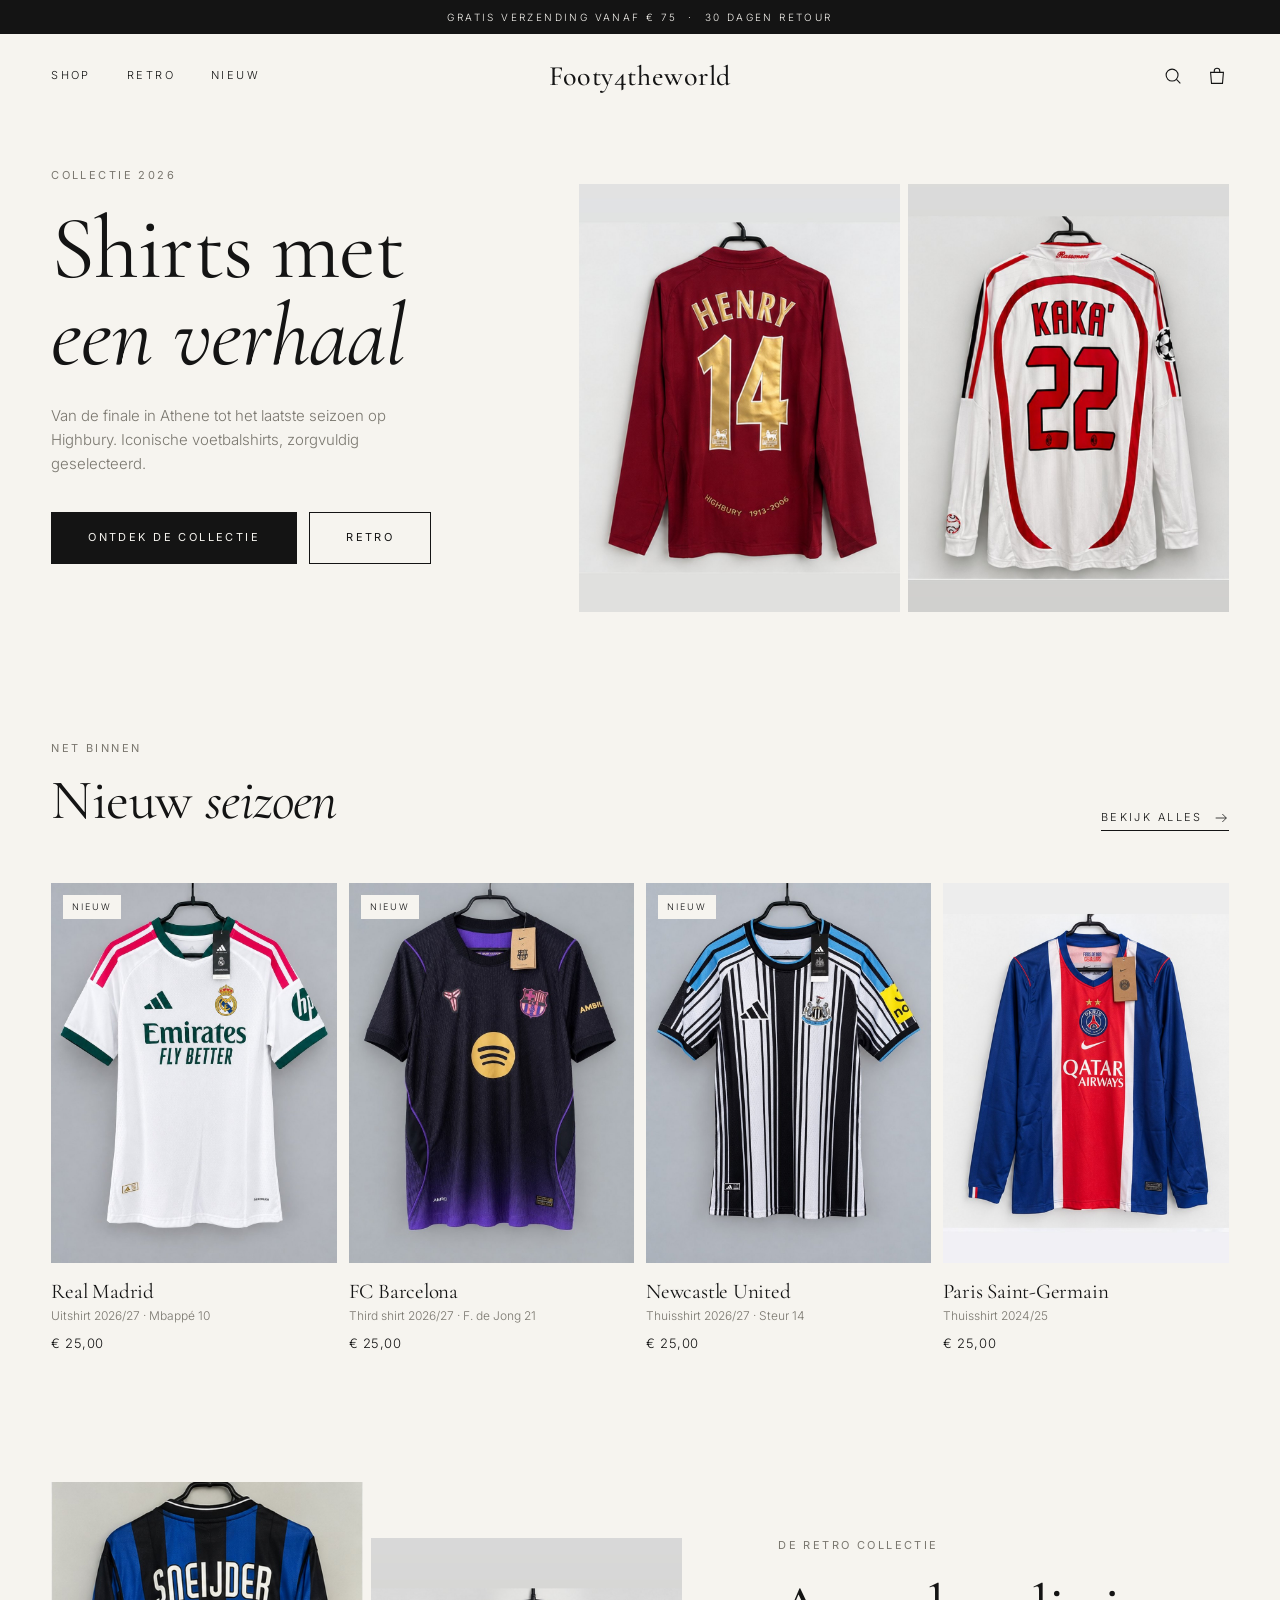
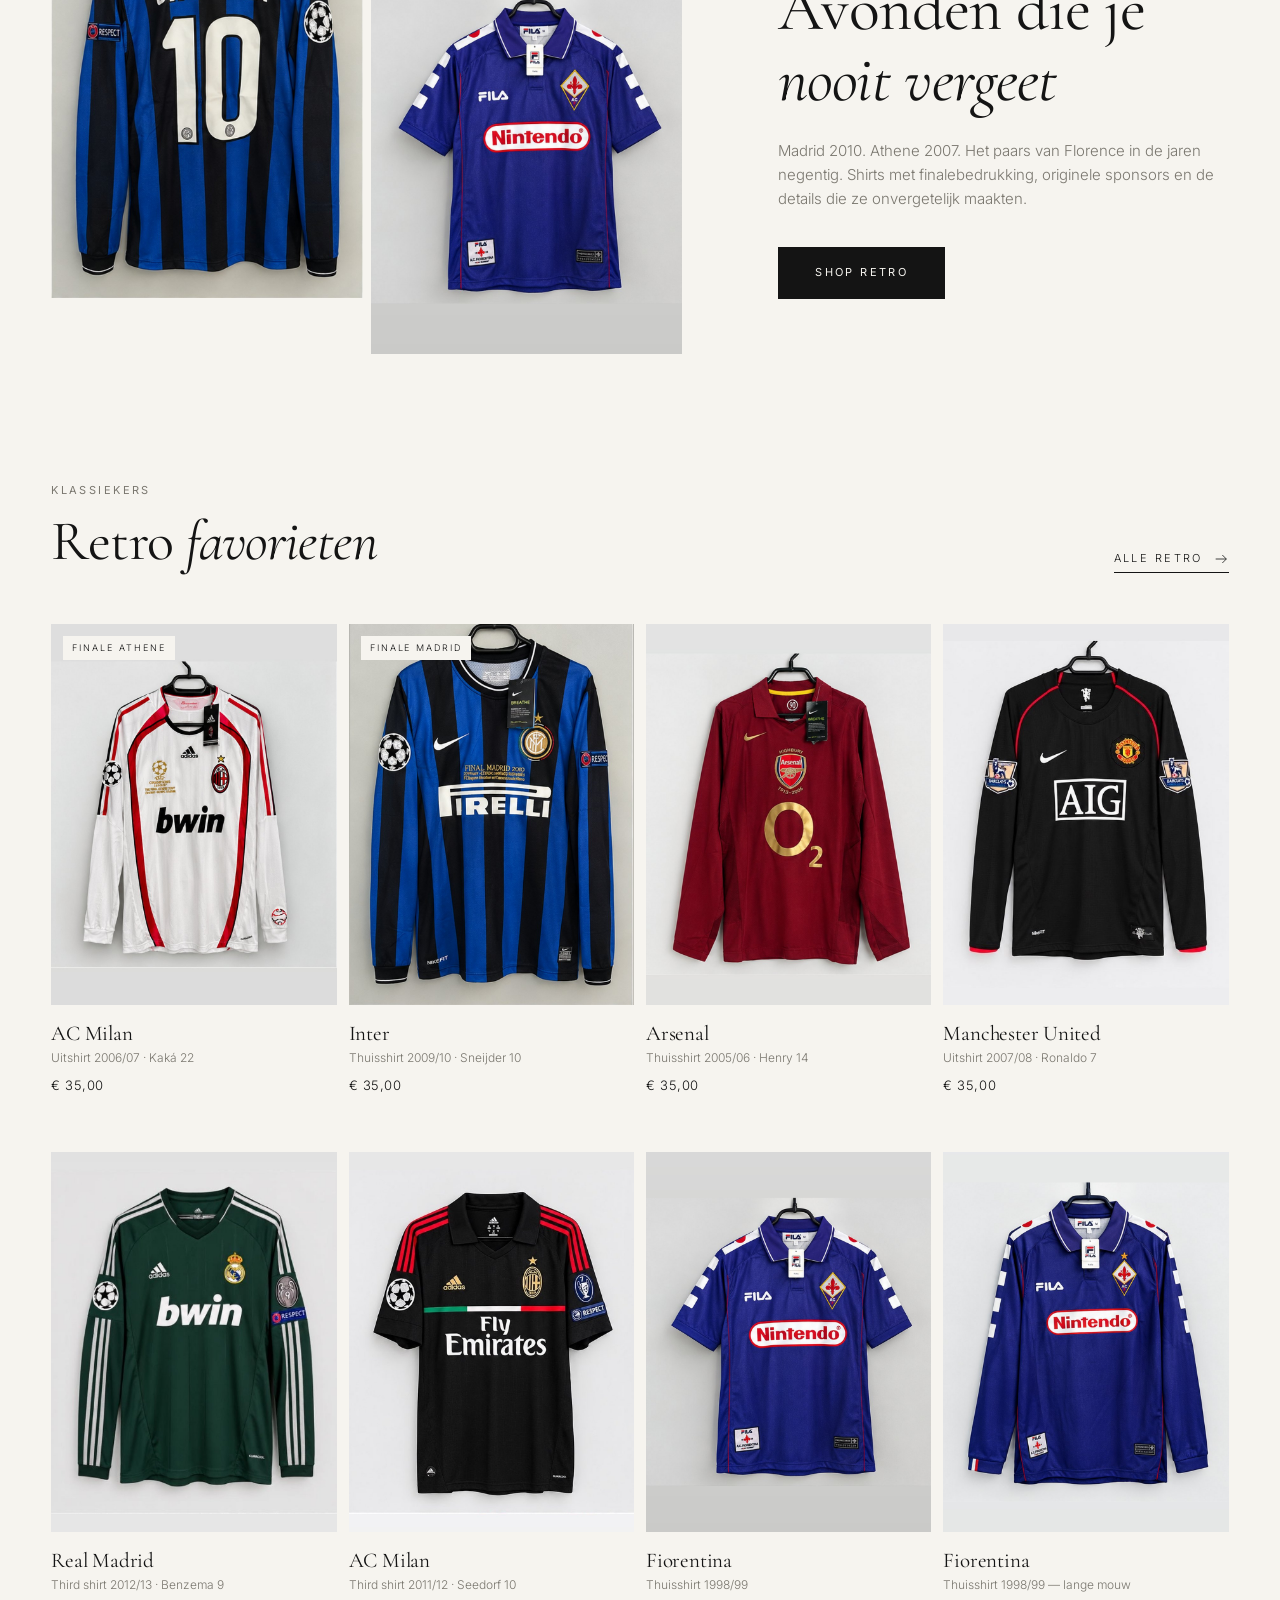
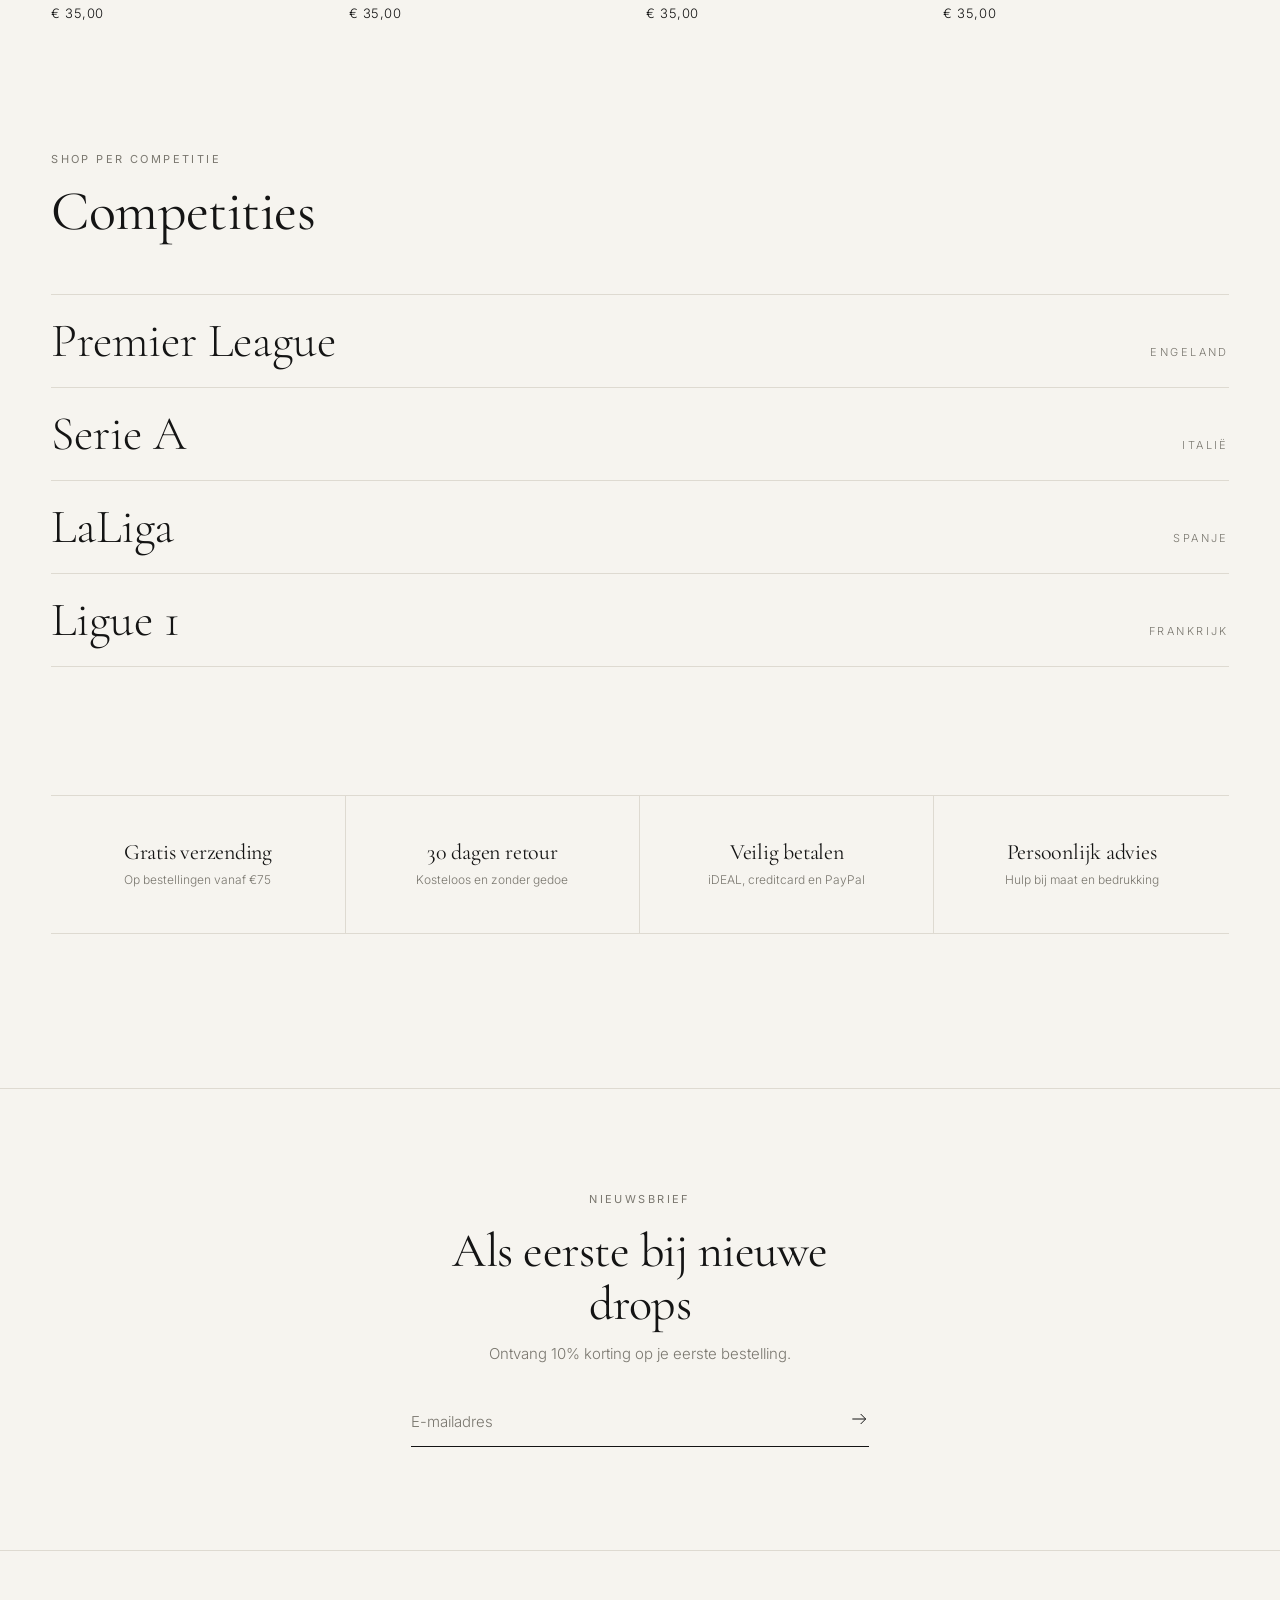
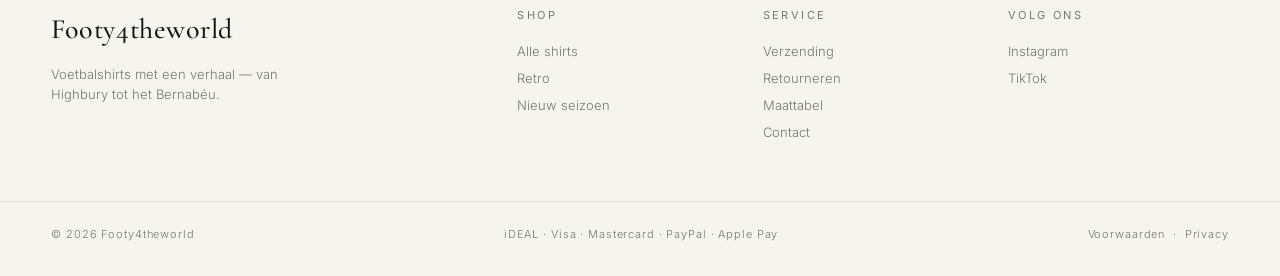
<file: index.html>
<!doctype html>
<html lang="nl">
<head>
<meta charset="UTF-8" />
<meta name="viewport" content="width=device-width, initial-scale=1.0" />
<meta name="description" content="Footy4theworld: retro klassiekers en shirts van het nieuwe seizoen, zorgvuldig geselecteerd. Gratis verzending vanaf €75." />
<title>Footy4theworld — Voetbalshirts met een verhaal</title>
<link rel="preconnect" href="https://fonts.googleapis.com" />
<link rel="preconnect" href="https://fonts.gstatic.com" crossorigin />
<link href="https://fonts.googleapis.com/css2?family=Cormorant+Garamond:ital,wght@0,400;0,500;1,400&family=Inter:wght@300;400&display=swap" rel="stylesheet" />
<link rel="stylesheet" href="styles.css" />
<script src="js/products.js" defer></script>
<script src="js/app.js" defer></script>
</head>
<body data-page="home">
  <header id="site-header"></header>

  <main>
    <section class="hero">
      <div class="hero-text">
        <p class="eyebrow">Collectie 2026</p>
        <h1>Shirts met <em>een verhaal</em></h1>
        <p class="lead">Van de finale in Athene tot het laatste seizoen op Highbury. Iconische voetbalshirts, zorgvuldig geselecteerd.</p>
        <div class="hero-cta">
          <a href="shop.html" class="btn btn-dark">Ontdek de collectie</a>
          <a href="retro.html" class="btn btn-light">Retro</a>
        </div>
      </div>
      <div class="hero-media">
        <figure><img src="images/products/arsenal-0506-thuis-henry-back.jpg" alt="Arsenal thuisshirt 2005/06 met Henry 14 op de rug" /></figure>
        <figure><img src="images/products/ac-milan-0607-uit-kaka-back.jpg" alt="AC Milan uitshirt 2006/07 met Kaká 22 op de rug" /></figure>
      </div>
    </section>

    <section class="section container">
      <div class="section-head">
        <div><p class="eyebrow">Net binnen</p><h2>Nieuw <em>seizoen</em></h2></div>
        <a href="shop.html?filter=nieuw" class="link-arrow">Bekijk alles <svg viewBox="0 0 24 24" fill="none" stroke="currentColor" stroke-width="1.2"><line x1="4" y1="12" x2="20" y2="12"/><polyline points="14 6 20 12 14 18"/></svg></a>
      </div>
      <div class="product-grid" data-products="nieuw" data-limit="4"></div>
    </section>

    <section class="section container">
      <div class="editorial">
        <div class="editorial-media">
          <img src="images/products/inter-0910-thuis-sneijder-back.jpg" alt="Inter thuisshirt 2009/10 met Sneijder 10" loading="lazy" />
          <img src="images/products/fiorentina-9899-thuis-front.jpg" alt="Fiorentina thuisshirt 1998/99" loading="lazy" />
        </div>
        <div class="editorial-text">
          <p class="eyebrow">De retro collectie</p>
          <h2>Avonden die je <em>nooit vergeet</em></h2>
          <p>Madrid 2010. Athene 2007. Het paars van Florence in de jaren negentig. Shirts met finalebedrukking, originele sponsors en de details die ze onvergetelijk maakten.</p>
          <a href="retro.html" class="btn btn-dark">Shop retro</a>
        </div>
      </div>
    </section>

    <section class="section container">
      <div class="section-head">
        <div><p class="eyebrow">Klassiekers</p><h2>Retro <em>favorieten</em></h2></div>
        <a href="retro.html" class="link-arrow">Alle retro <svg viewBox="0 0 24 24" fill="none" stroke="currentColor" stroke-width="1.2"><line x1="4" y1="12" x2="20" y2="12"/><polyline points="14 6 20 12 14 18"/></svg></a>
      </div>
      <div class="product-grid" data-products="retro" data-limit="8"></div>
    </section>

    <section class="section container">
      <div class="section-head">
        <div><p class="eyebrow">Shop per competitie</p><h2>Competities</h2></div>
      </div>
      <nav class="league-list" aria-label="Competities">
        <a href="premier-league.html"><span class="name">Premier League</span><span class="meta">Engeland</span></a>
        <a href="serie-a.html"><span class="name">Serie A</span><span class="meta">Italië</span></a>
        <a href="laliga.html"><span class="name">LaLiga</span><span class="meta">Spanje</span></a>
        <a href="ligue-1.html"><span class="name">Ligue 1</span><span class="meta">Frankrijk</span></a>
      </nav>
    </section>

    <section class="section container">
      <div class="service">
        <div><h3>Gratis verzending</h3><p>Op bestellingen vanaf €75</p></div>
        <div><h3>30 dagen retour</h3><p>Kosteloos en zonder gedoe</p></div>
        <div><h3>Veilig betalen</h3><p>iDEAL, creditcard en PayPal</p></div>
        <div><h3>Persoonlijk advies</h3><p>Hulp bij maat en bedrukking</p></div>
      </div>
    </section>
  </main>

  <footer id="site-footer"></footer>
</body>
</html>
</file>
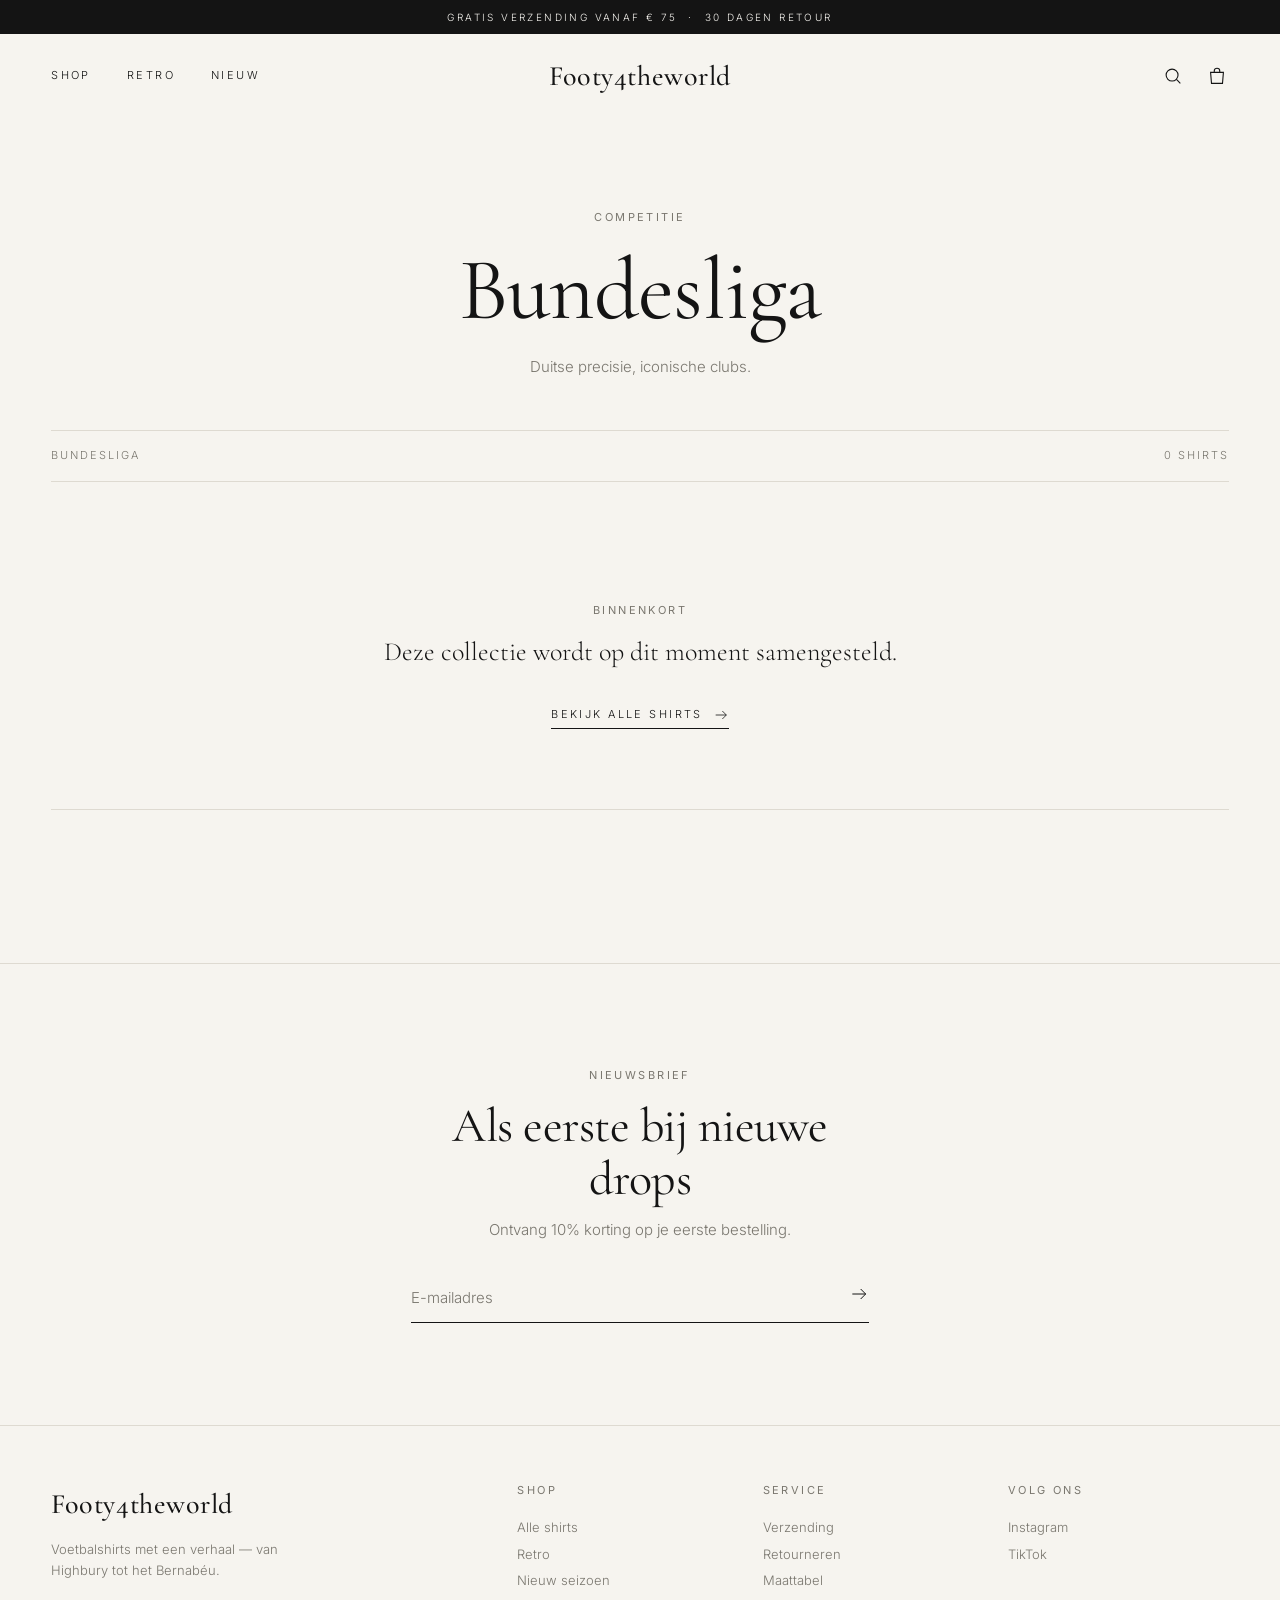
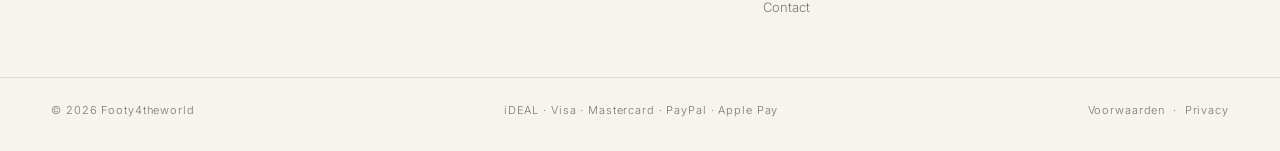
<file: bundesliga.html>
<!doctype html>
<html lang="nl">
<head>
<meta charset="UTF-8" />
<meta name="viewport" content="width=device-width, initial-scale=1.0" />
<meta name="description" content="Bundesliga voetbalshirts bij Footy4theworld. Duitse precisie, iconische clubs." />
<title>Bundesliga shirts — Footy4theworld</title>
<link rel="preconnect" href="https://fonts.googleapis.com" />
<link rel="preconnect" href="https://fonts.gstatic.com" crossorigin />
<link href="https://fonts.googleapis.com/css2?family=Cormorant+Garamond:ital,wght@0,400;0,500;1,400&family=Inter:wght@300;400&display=swap" rel="stylesheet" />
<link rel="stylesheet" href="styles.css" />
<script src="js/products.js" defer></script>
<script src="js/app.js" defer></script>
</head>
<body data-page="bundesliga">
  <header id="site-header"></header>

  <main class="container">
    <section class="page-head">
      <p class="eyebrow">Competitie</p>
      <h1>Bundesliga</h1>
      <p class="intro">Duitse precisie, iconische clubs.</p>
    </section>
    <div class="toolbar"><span>Bundesliga</span><span data-count-for="grid"></span></div>
    <div class="product-grid" id="grid" data-products="bundesliga"></div>
  </main>

  <footer id="site-footer"></footer>
</body>
</html>
</file>
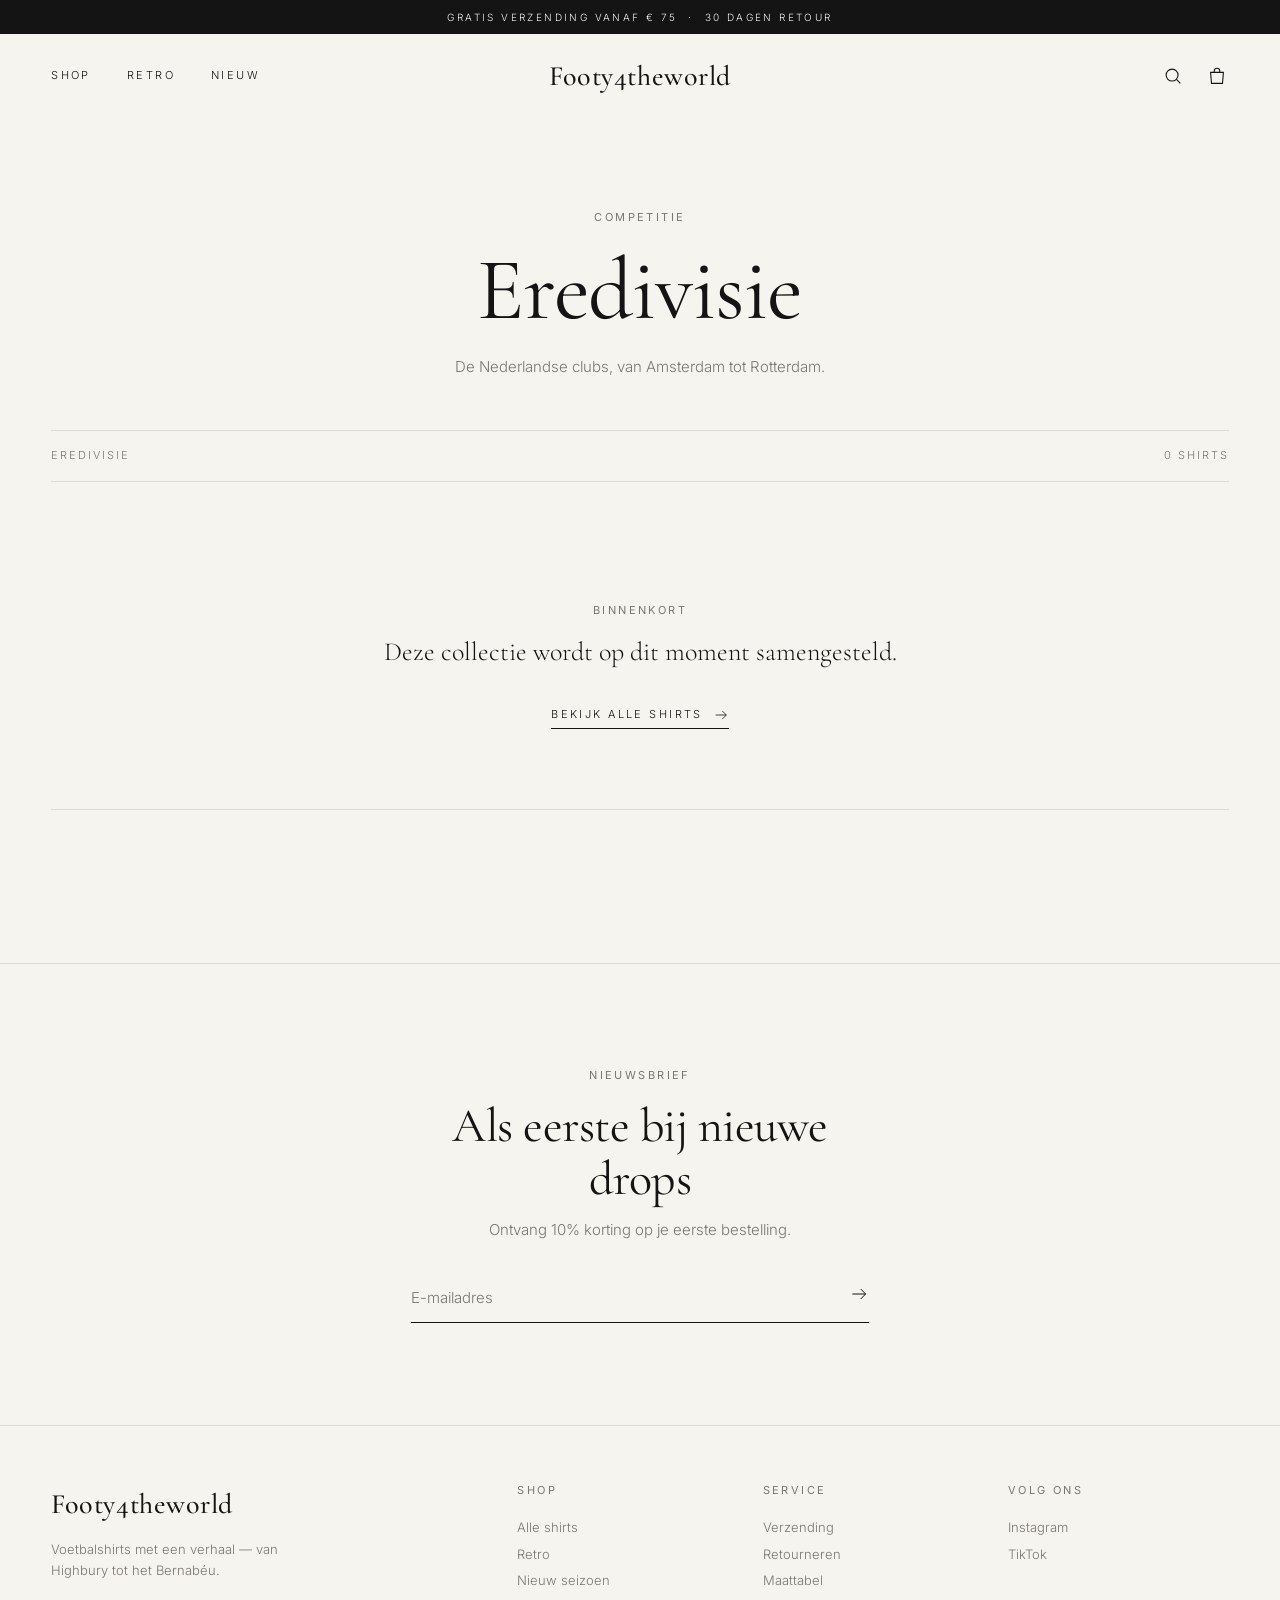
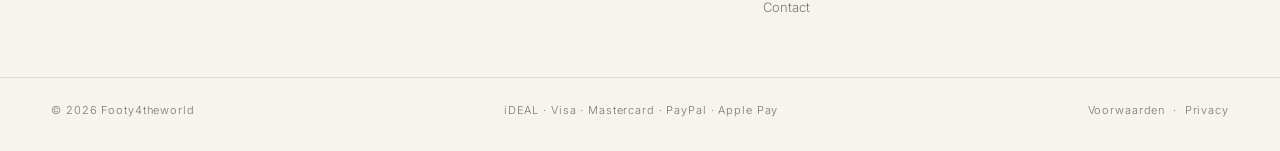
<file: eredivisie.html>
<!doctype html>
<html lang="nl">
<head>
<meta charset="UTF-8" />
<meta name="viewport" content="width=device-width, initial-scale=1.0" />
<meta name="description" content="Eredivisie voetbalshirts bij Footy4theworld. De Nederlandse clubs, van Amsterdam tot Rotterdam." />
<title>Eredivisie shirts — Footy4theworld</title>
<link rel="preconnect" href="https://fonts.googleapis.com" />
<link rel="preconnect" href="https://fonts.gstatic.com" crossorigin />
<link href="https://fonts.googleapis.com/css2?family=Cormorant+Garamond:ital,wght@0,400;0,500;1,400&family=Inter:wght@300;400&display=swap" rel="stylesheet" />
<link rel="stylesheet" href="styles.css" />
<script src="js/products.js" defer></script>
<script src="js/app.js" defer></script>
</head>
<body data-page="eredivisie">
  <header id="site-header"></header>

  <main class="container">
    <section class="page-head">
      <p class="eyebrow">Competitie</p>
      <h1>Eredivisie</h1>
      <p class="intro">De Nederlandse clubs, van Amsterdam tot Rotterdam.</p>
    </section>
    <div class="toolbar"><span>Eredivisie</span><span data-count-for="grid"></span></div>
    <div class="product-grid" id="grid" data-products="eredivisie"></div>
  </main>

  <footer id="site-footer"></footer>
</body>
</html>
</file>
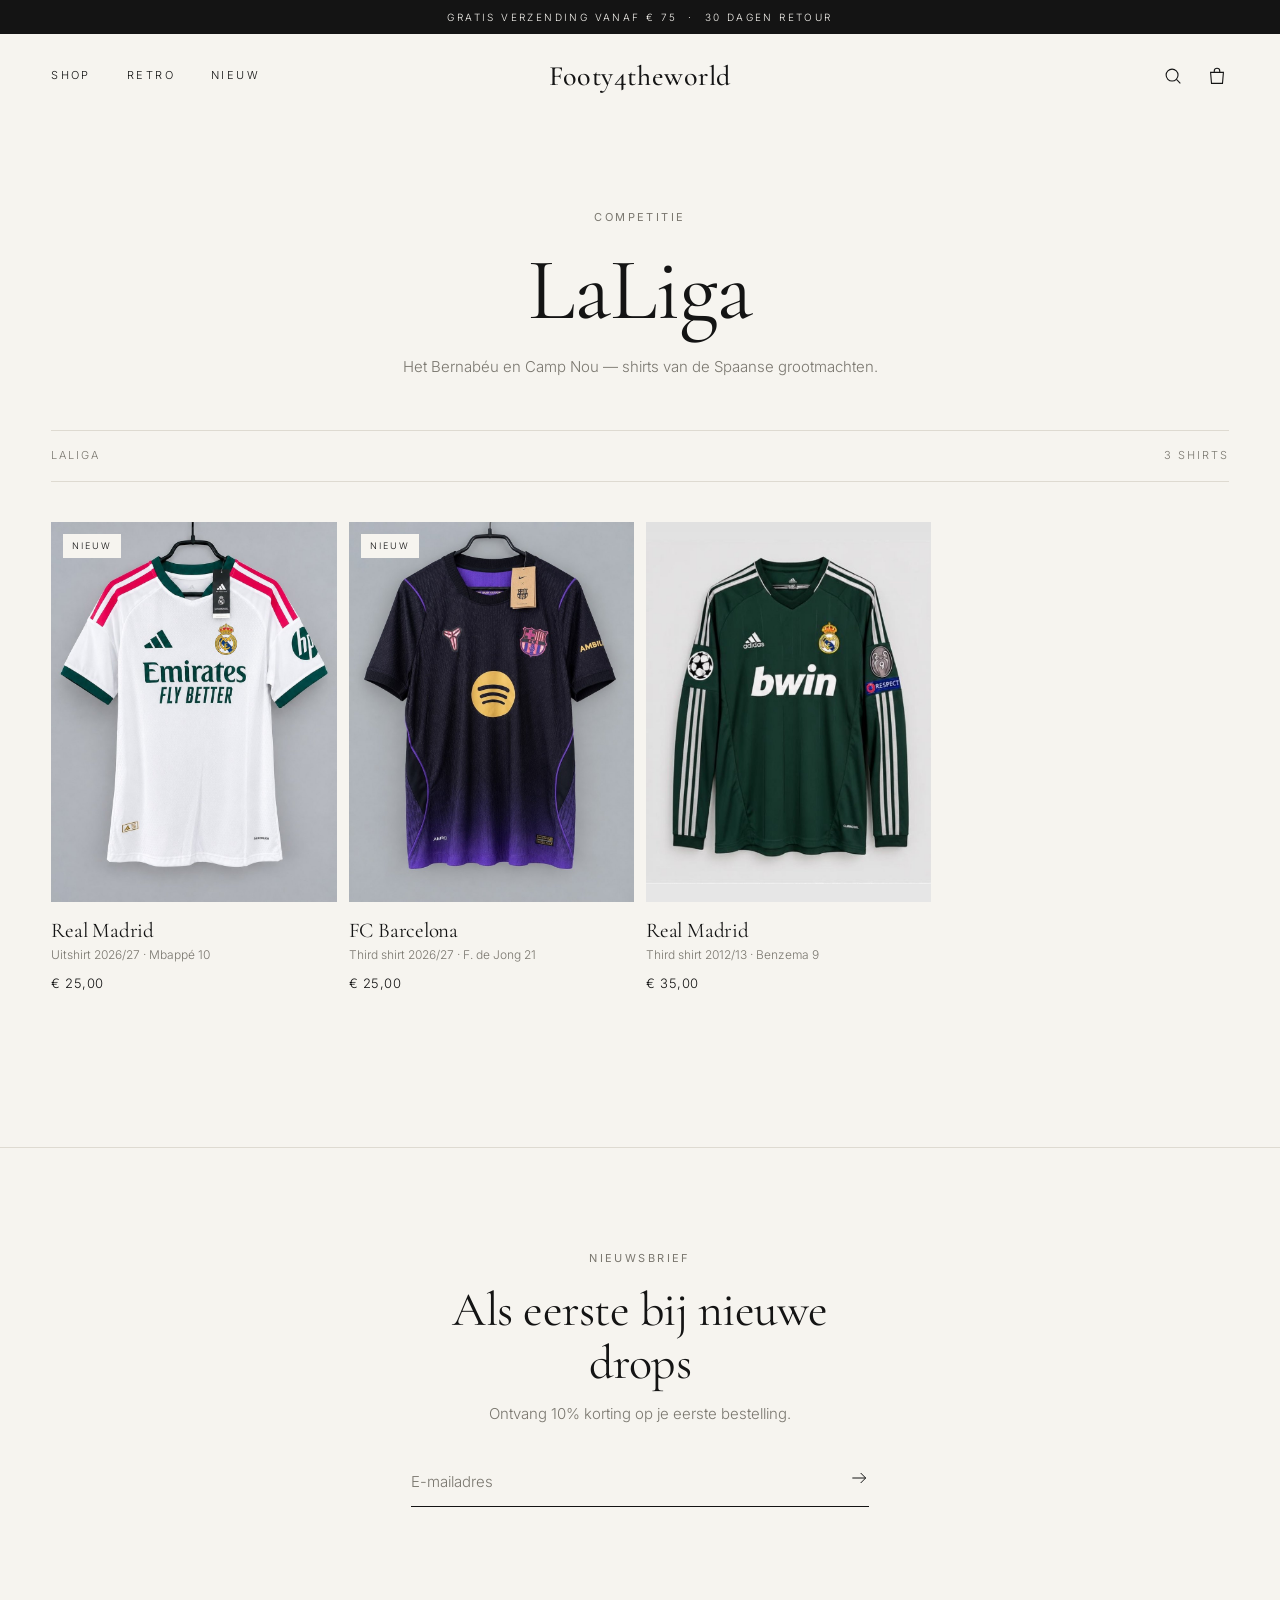
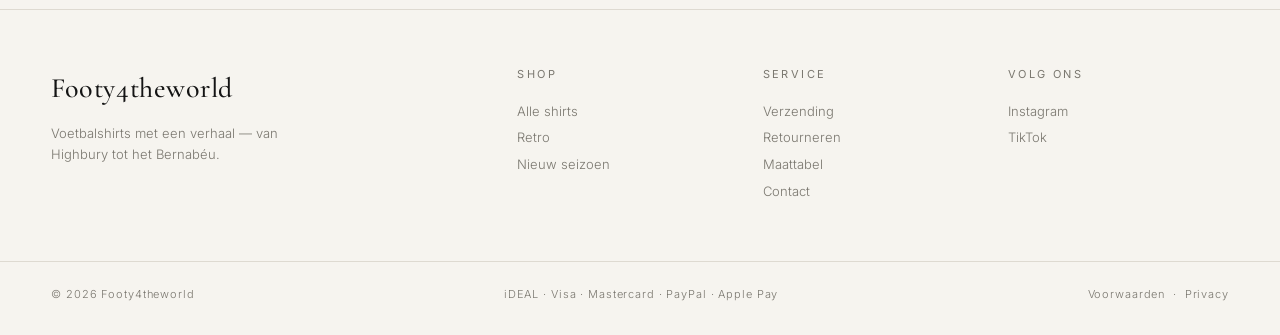
<file: laliga.html>
<!doctype html>
<html lang="nl">
<head>
<meta charset="UTF-8" />
<meta name="viewport" content="width=device-width, initial-scale=1.0" />
<meta name="description" content="LaLiga voetbalshirts bij Footy4theworld. Het Bernabéu en Camp Nou — shirts van de Spaanse grootmachten." />
<title>LaLiga shirts — Footy4theworld</title>
<link rel="preconnect" href="https://fonts.googleapis.com" />
<link rel="preconnect" href="https://fonts.gstatic.com" crossorigin />
<link href="https://fonts.googleapis.com/css2?family=Cormorant+Garamond:ital,wght@0,400;0,500;1,400&family=Inter:wght@300;400&display=swap" rel="stylesheet" />
<link rel="stylesheet" href="styles.css" />
<script src="js/products.js" defer></script>
<script src="js/app.js" defer></script>
</head>
<body data-page="laliga">
  <header id="site-header"></header>

  <main class="container">
    <section class="page-head">
      <p class="eyebrow">Competitie</p>
      <h1>LaLiga</h1>
      <p class="intro">Het Bernabéu en Camp Nou — shirts van de Spaanse grootmachten.</p>
    </section>
    <div class="toolbar"><span>LaLiga</span><span data-count-for="grid"></span></div>
    <div class="product-grid" id="grid" data-products="laliga"></div>
  </main>

  <footer id="site-footer"></footer>
</body>
</html>
</file>
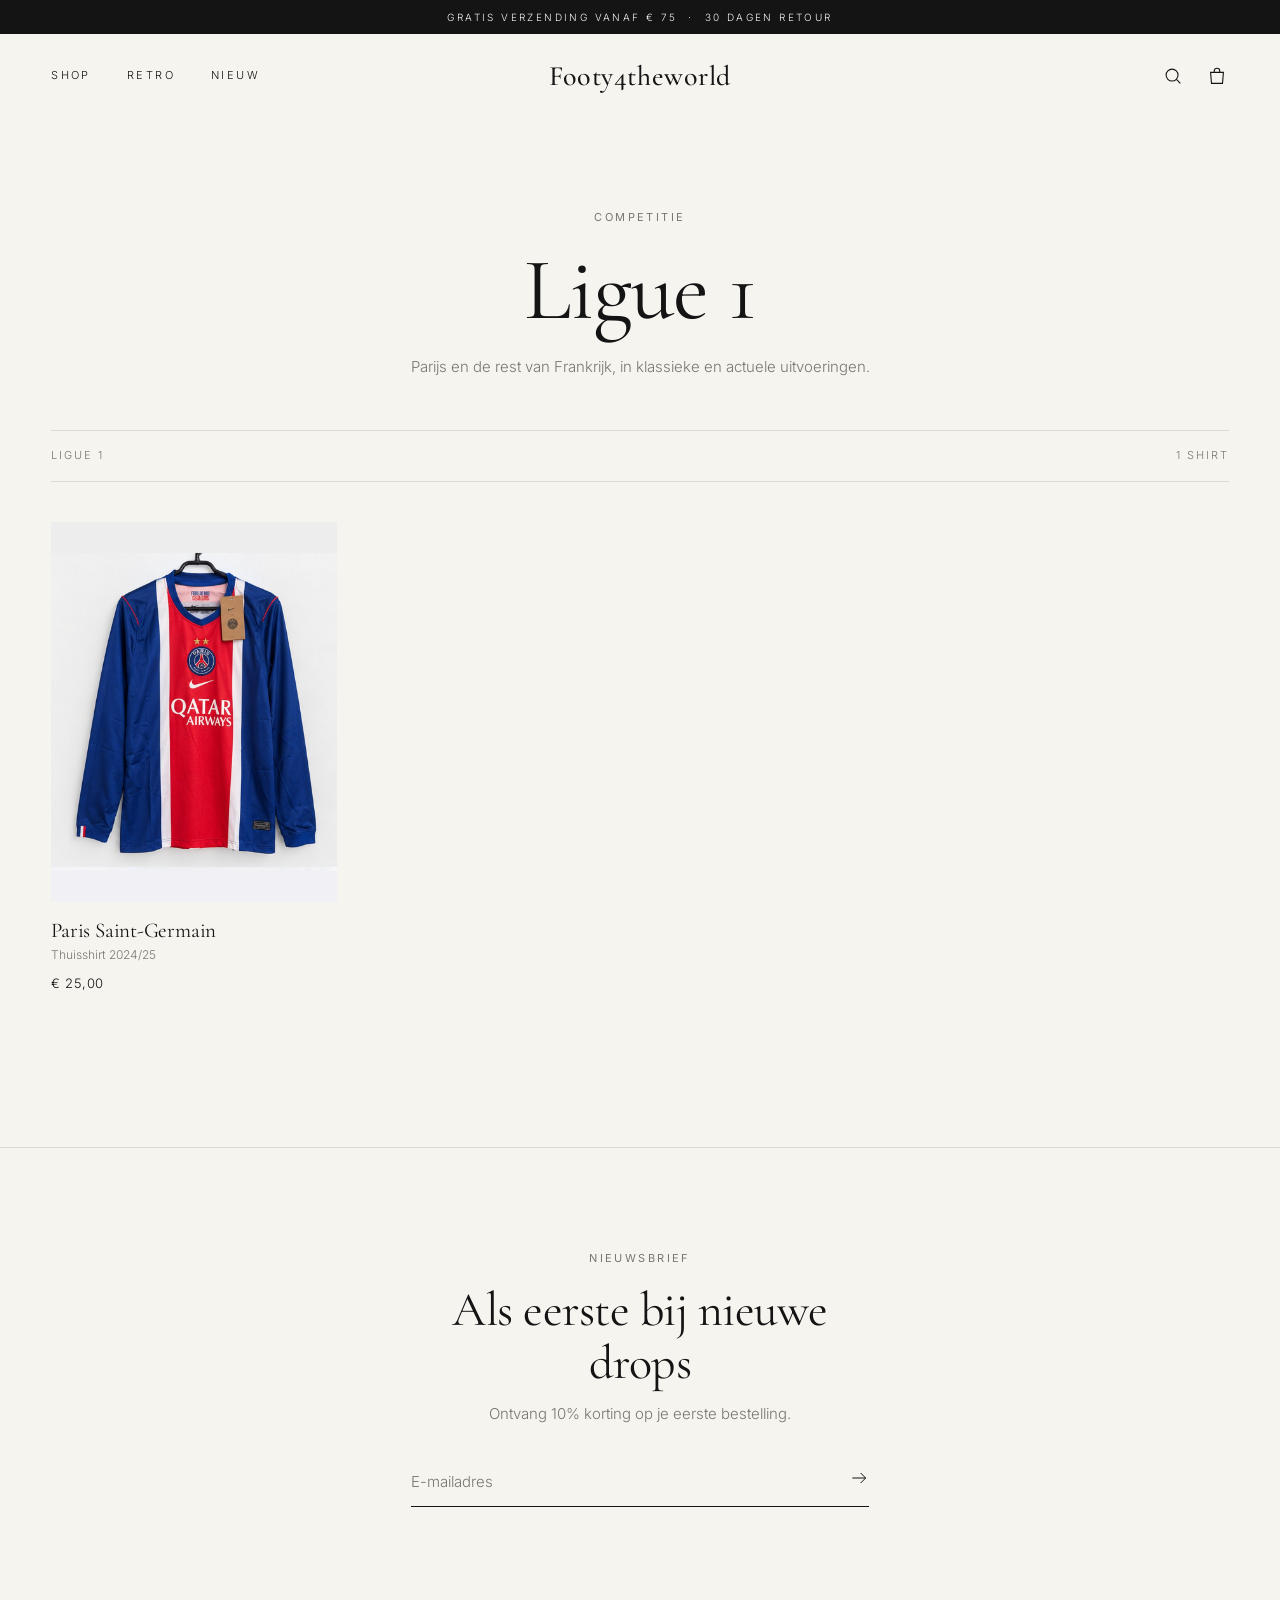
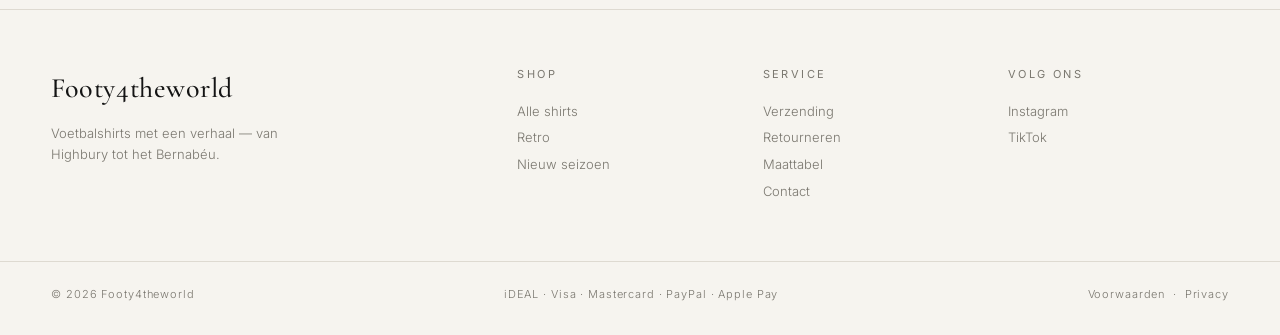
<file: ligue-1.html>
<!doctype html>
<html lang="nl">
<head>
<meta charset="UTF-8" />
<meta name="viewport" content="width=device-width, initial-scale=1.0" />
<meta name="description" content="Ligue 1 voetbalshirts bij Footy4theworld. Parijs en de rest van Frankrijk, in klassieke en actuele uitvoeringen." />
<title>Ligue 1 shirts — Footy4theworld</title>
<link rel="preconnect" href="https://fonts.googleapis.com" />
<link rel="preconnect" href="https://fonts.gstatic.com" crossorigin />
<link href="https://fonts.googleapis.com/css2?family=Cormorant+Garamond:ital,wght@0,400;0,500;1,400&family=Inter:wght@300;400&display=swap" rel="stylesheet" />
<link rel="stylesheet" href="styles.css" />
<script src="js/products.js" defer></script>
<script src="js/app.js" defer></script>
</head>
<body data-page="ligue-1">
  <header id="site-header"></header>

  <main class="container">
    <section class="page-head">
      <p class="eyebrow">Competitie</p>
      <h1>Ligue 1</h1>
      <p class="intro">Parijs en de rest van Frankrijk, in klassieke en actuele uitvoeringen.</p>
    </section>
    <div class="toolbar"><span>Ligue 1</span><span data-count-for="grid"></span></div>
    <div class="product-grid" id="grid" data-products="ligue-1"></div>
  </main>

  <footer id="site-footer"></footer>
</body>
</html>
</file>
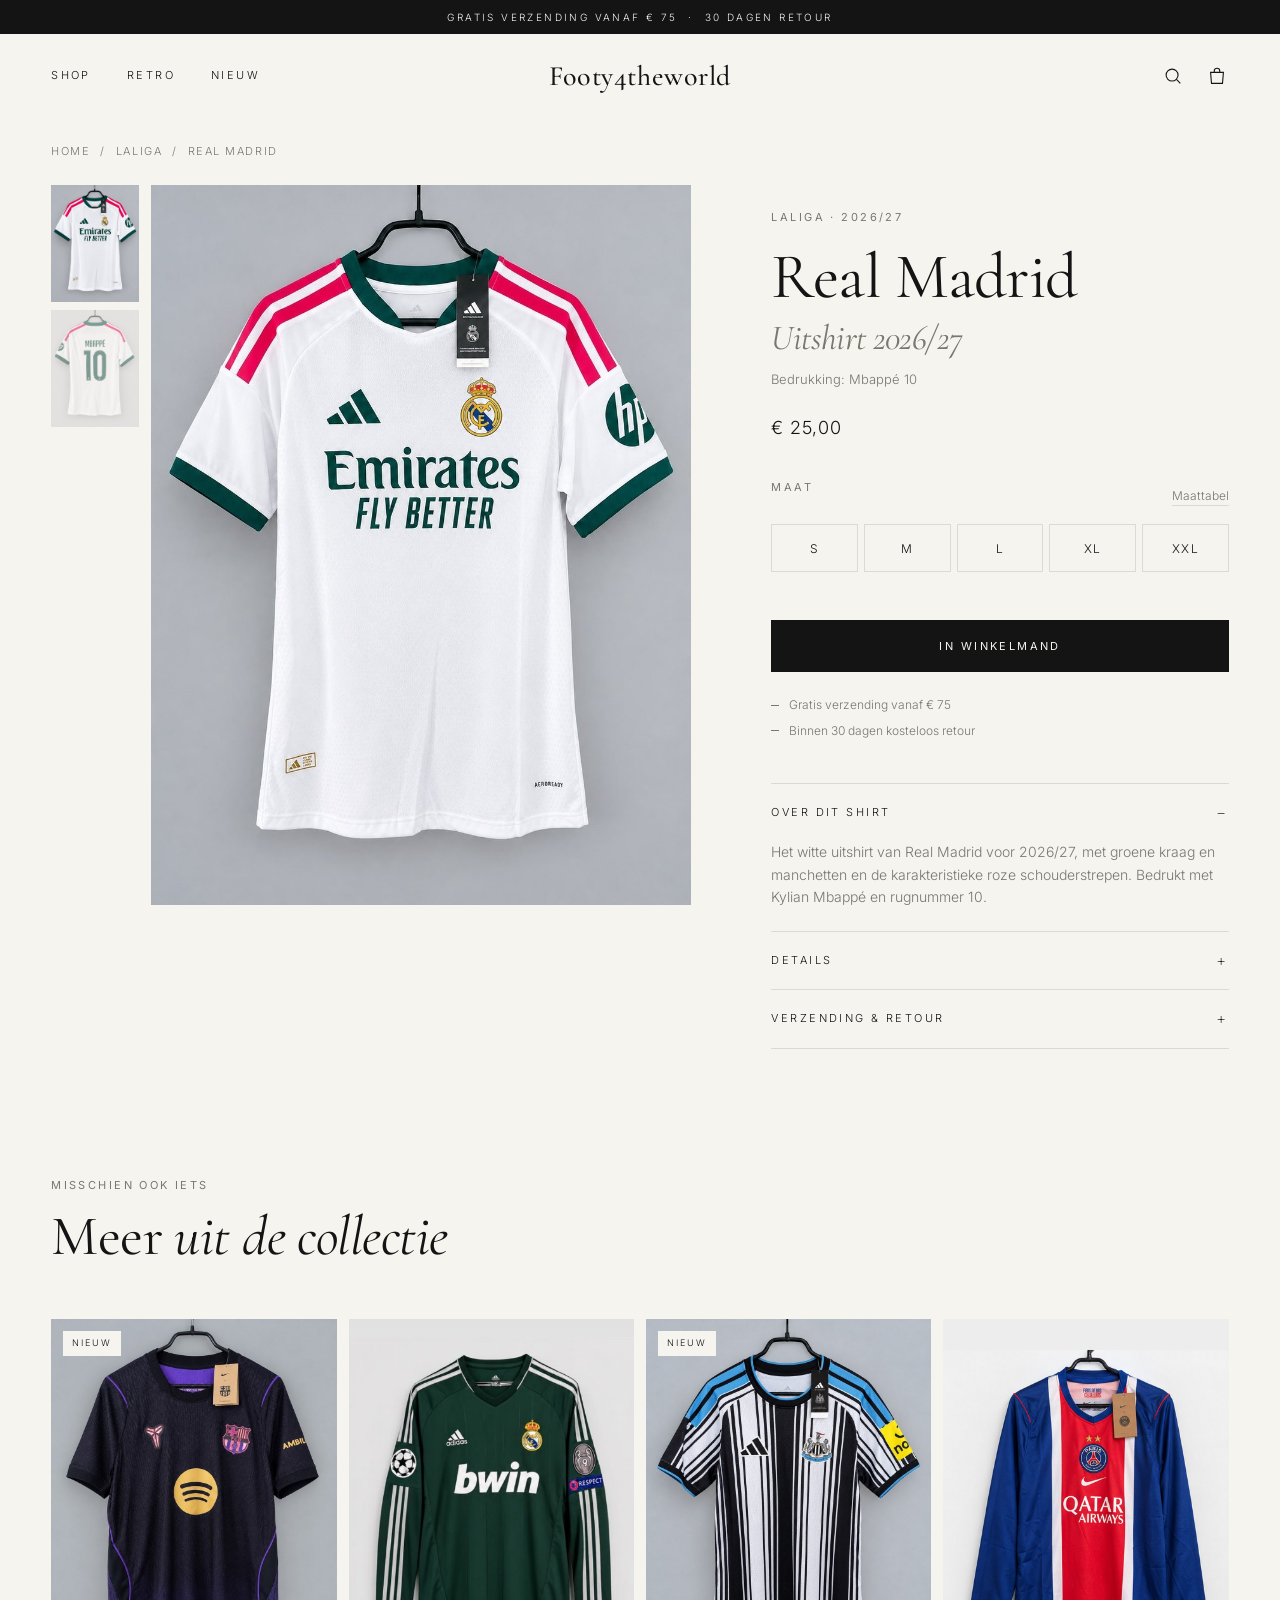
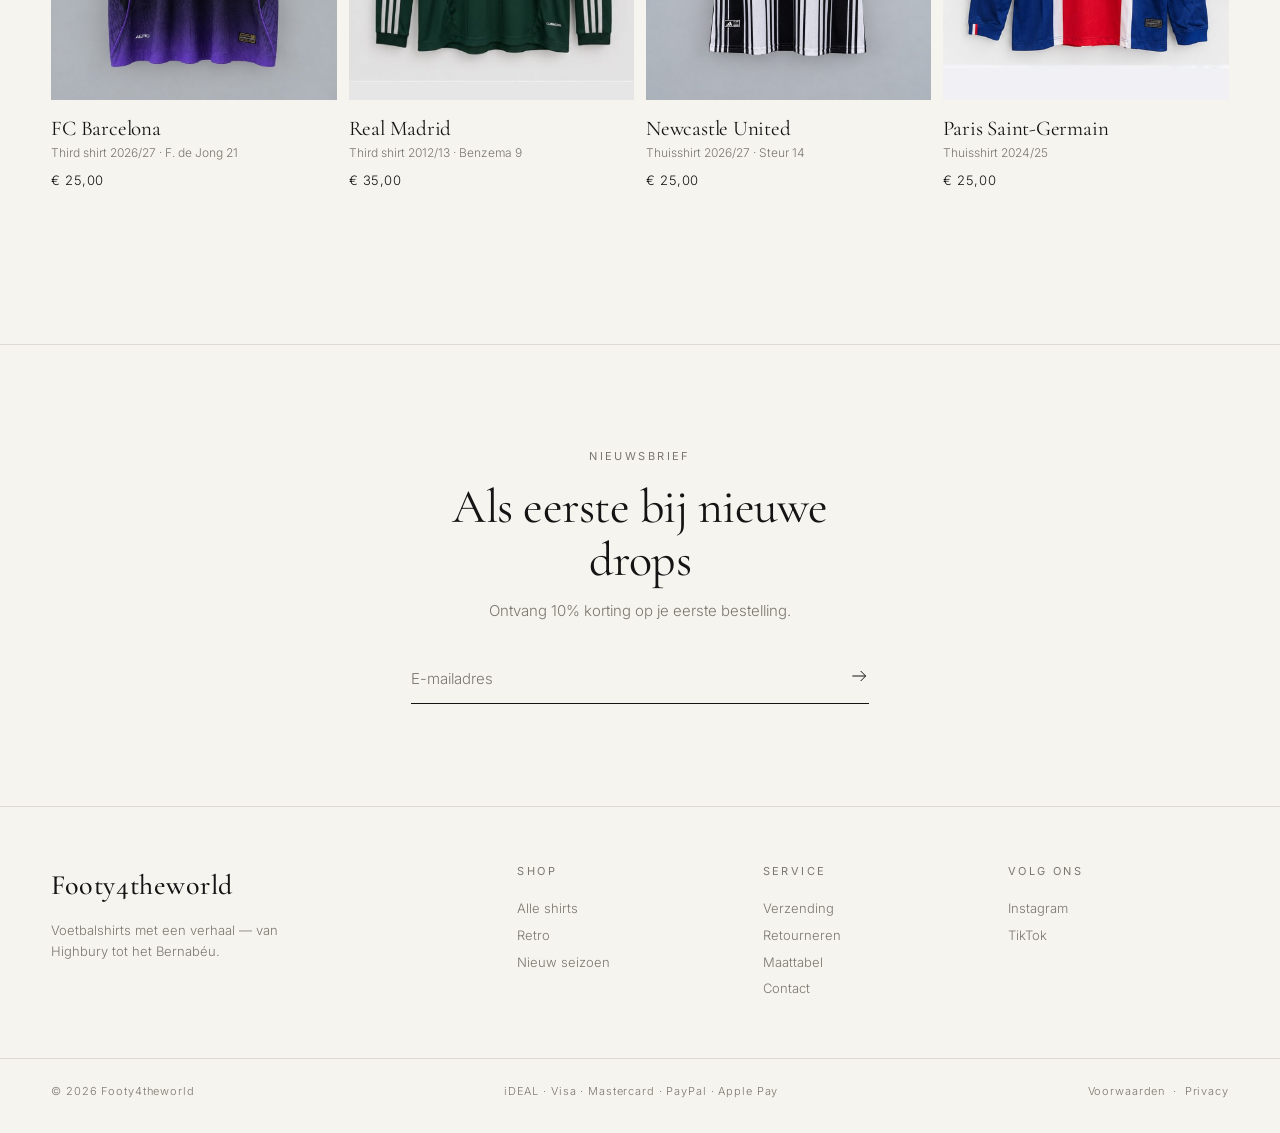
<file: product.html>
<!doctype html>
<html lang="nl">
<head>
<meta charset="UTF-8" />
<meta name="viewport" content="width=device-width, initial-scale=1.0" />
<meta name="description" content="Voetbalshirt bij Footy4theworld." />
<title>Footy4theworld</title>
<link rel="preconnect" href="https://fonts.googleapis.com" />
<link rel="preconnect" href="https://fonts.gstatic.com" crossorigin />
<link href="https://fonts.googleapis.com/css2?family=Cormorant+Garamond:ital,wght@0,400;0,500;1,400&family=Inter:wght@300;400&display=swap" rel="stylesheet" />
<link rel="stylesheet" href="styles.css" />
<script src="js/products.js" defer></script>
<script src="js/app.js" defer></script>
</head>
<body data-page="product">
  <header id="site-header"></header>

  <main class="container">
    <div id="productPage"></div>
    <section class="section">
      <div class="section-head">
        <div><p class="eyebrow">Misschien ook iets</p><h2>Meer <em>uit de collectie</em></h2></div>
      </div>
      <div class="product-grid" id="relatedGrid"></div>
    </section>
  </main>

  <footer id="site-footer"></footer>
</body>
</html>
</file>
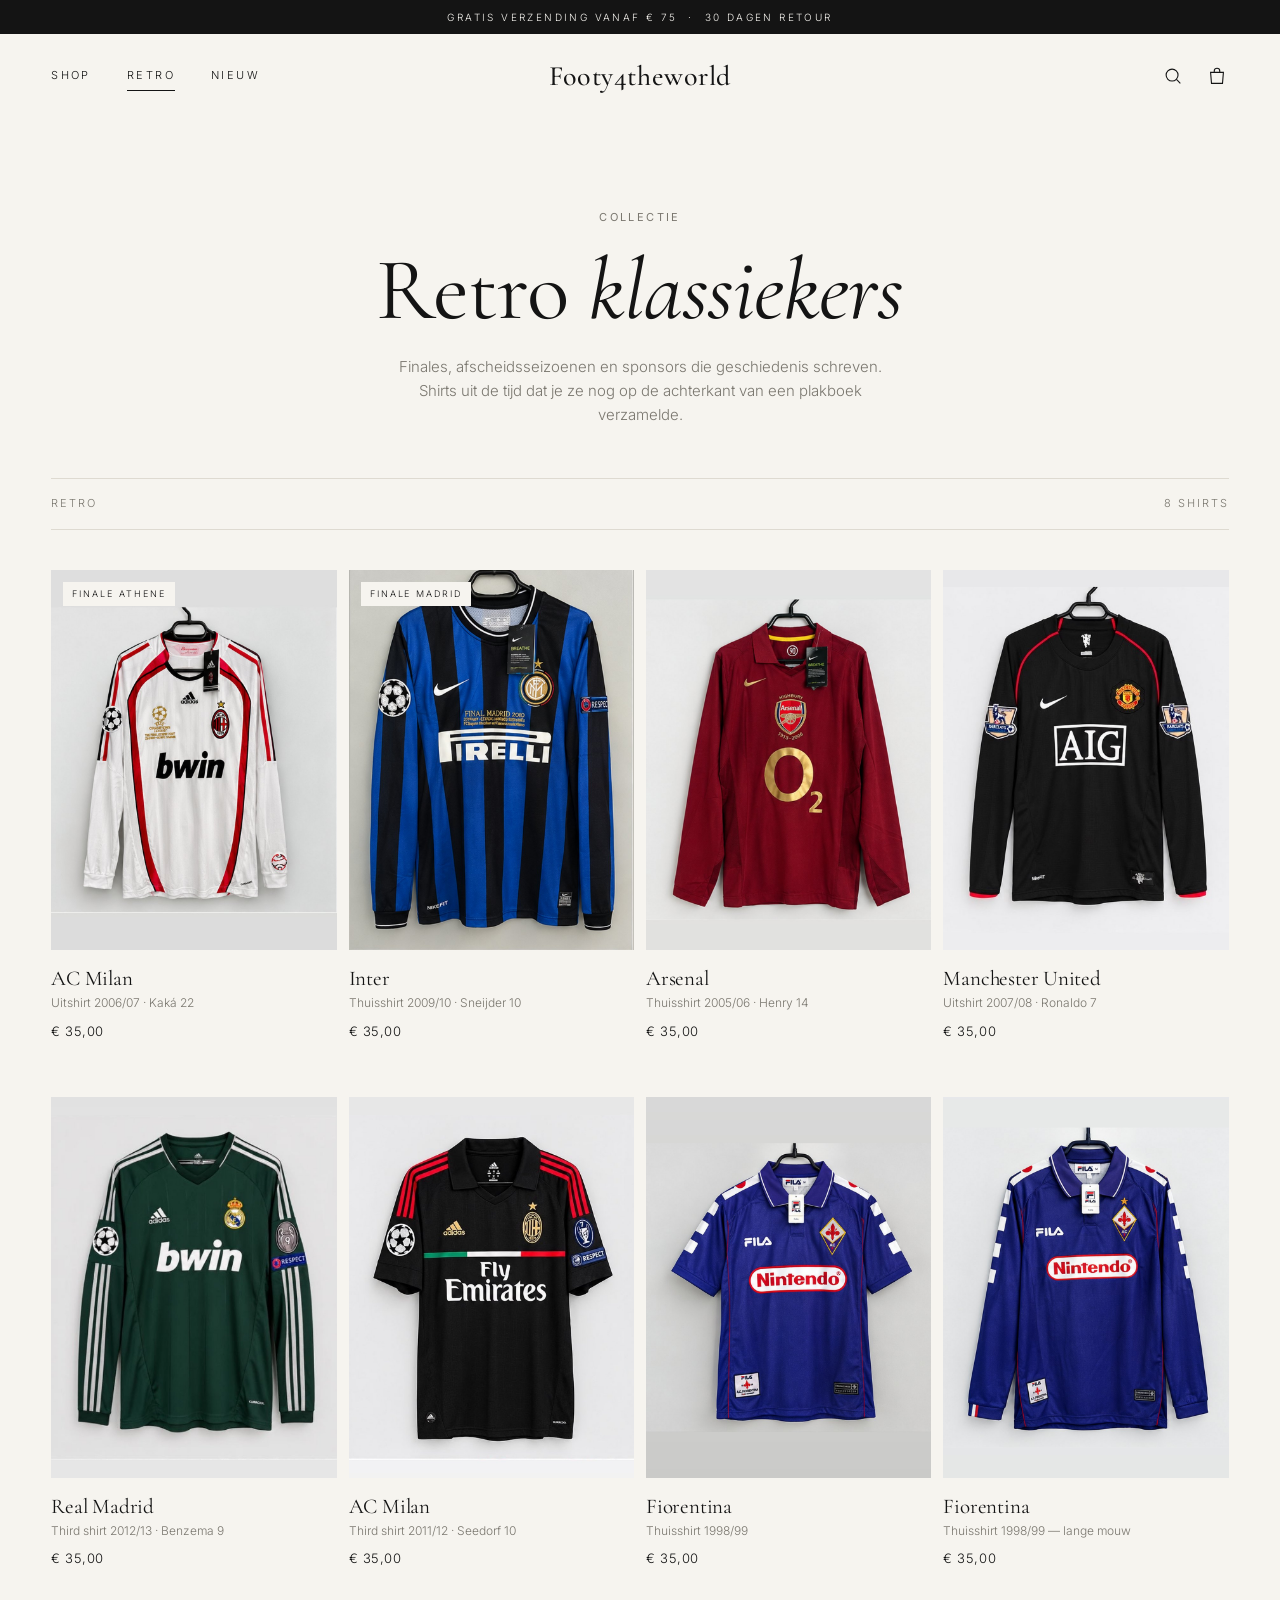
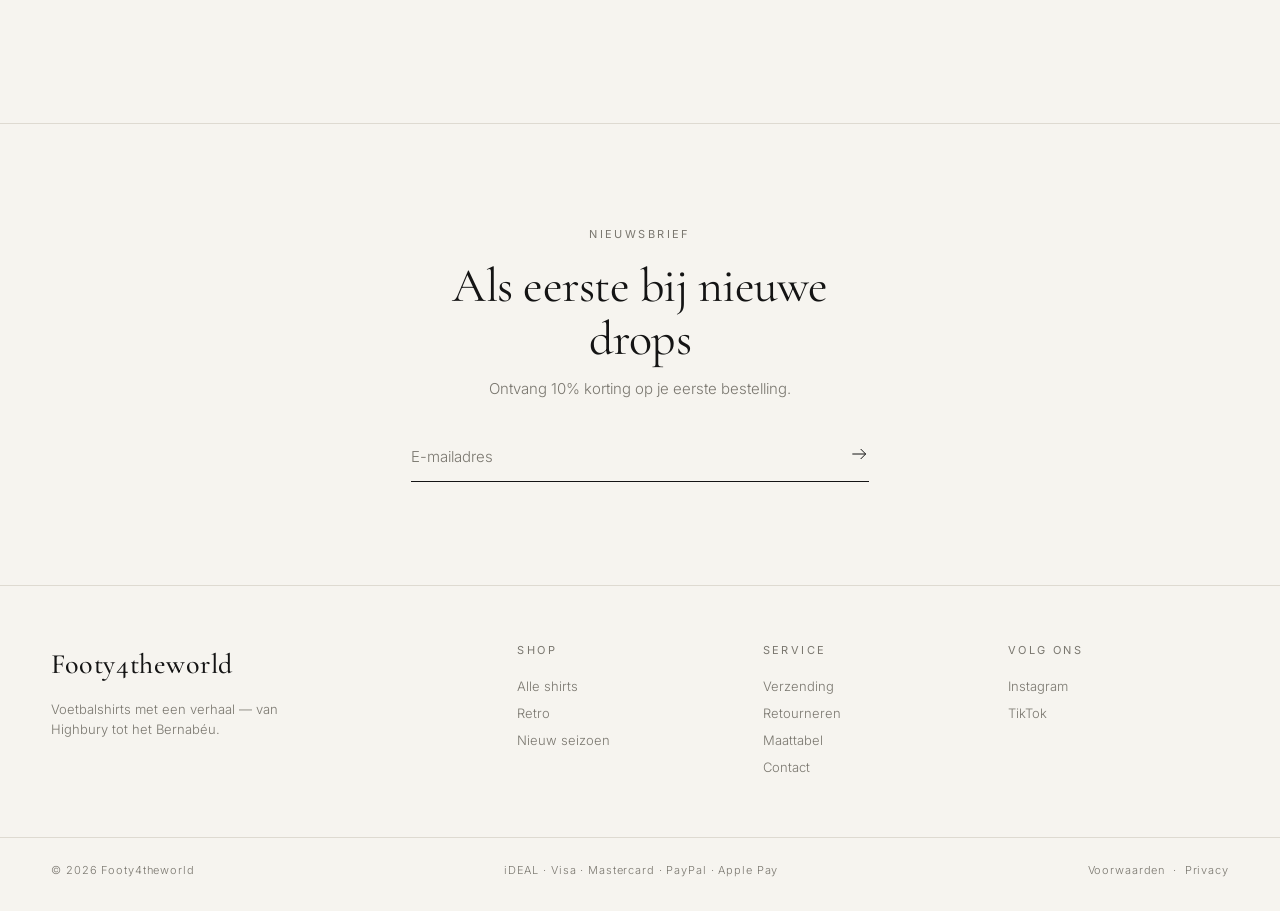
<file: retro.html>
<!doctype html>
<html lang="nl">
<head>
<meta charset="UTF-8" />
<meta name="viewport" content="width=device-width, initial-scale=1.0" />
<meta name="description" content="Retro voetbalshirts van legendarische seizoenen en finales." />
<title>Retro shirts — Footy4theworld</title>
<link rel="preconnect" href="https://fonts.googleapis.com" />
<link rel="preconnect" href="https://fonts.gstatic.com" crossorigin />
<link href="https://fonts.googleapis.com/css2?family=Cormorant+Garamond:ital,wght@0,400;0,500;1,400&family=Inter:wght@300;400&display=swap" rel="stylesheet" />
<link rel="stylesheet" href="styles.css" />
<script src="js/products.js" defer></script>
<script src="js/app.js" defer></script>
</head>
<body data-page="retro">
  <header id="site-header"></header>

  <main class="container">
    <section class="page-head">
      <p class="eyebrow">Collectie</p>
      <h1>Retro <em>klassiekers</em></h1>
      <p class="intro">Finales, afscheidsseizoenen en sponsors die geschiedenis schreven. Shirts uit de tijd dat je ze nog op de achterkant van een plakboek verzamelde.</p>
    </section>
    <div class="toolbar"><span>Retro</span><span data-count-for="grid"></span></div>
    <div class="product-grid" id="grid" data-products="retro"></div>
  </main>

  <footer id="site-footer"></footer>
</body>
</html>
</file>
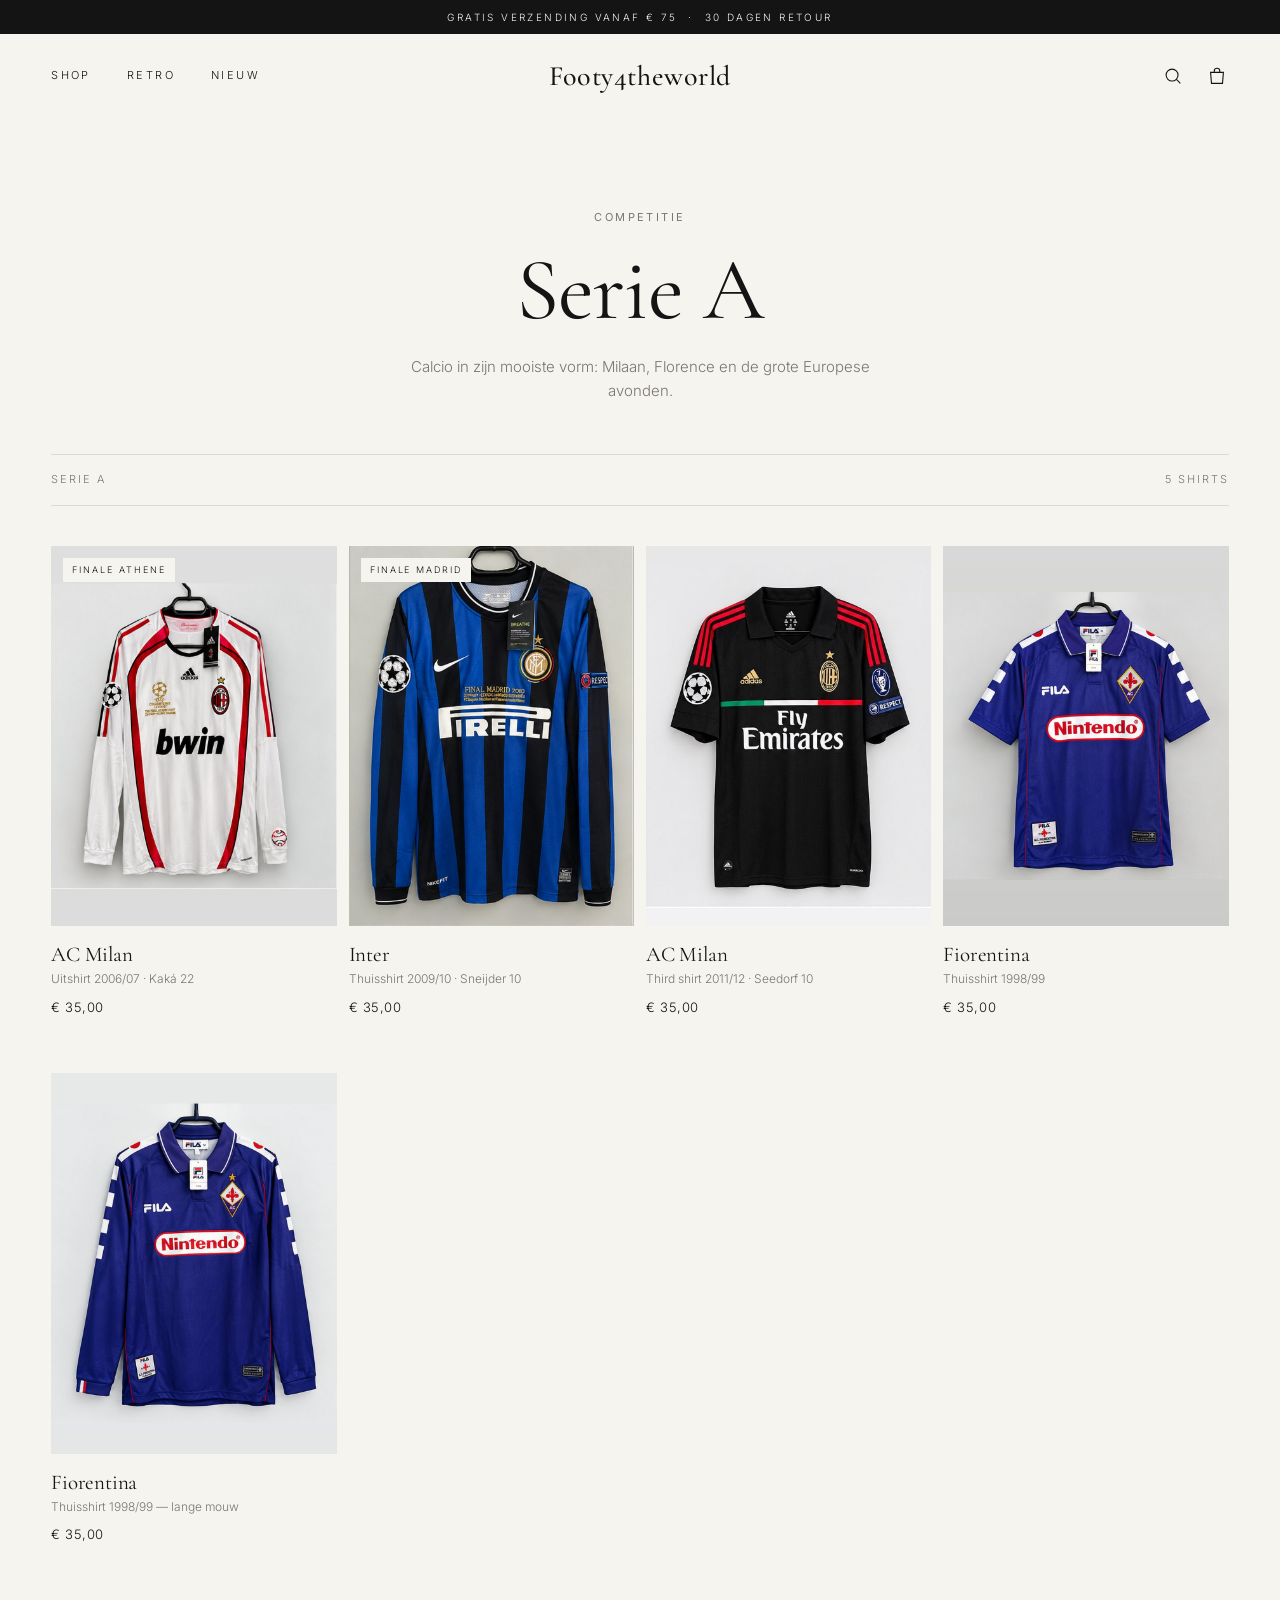
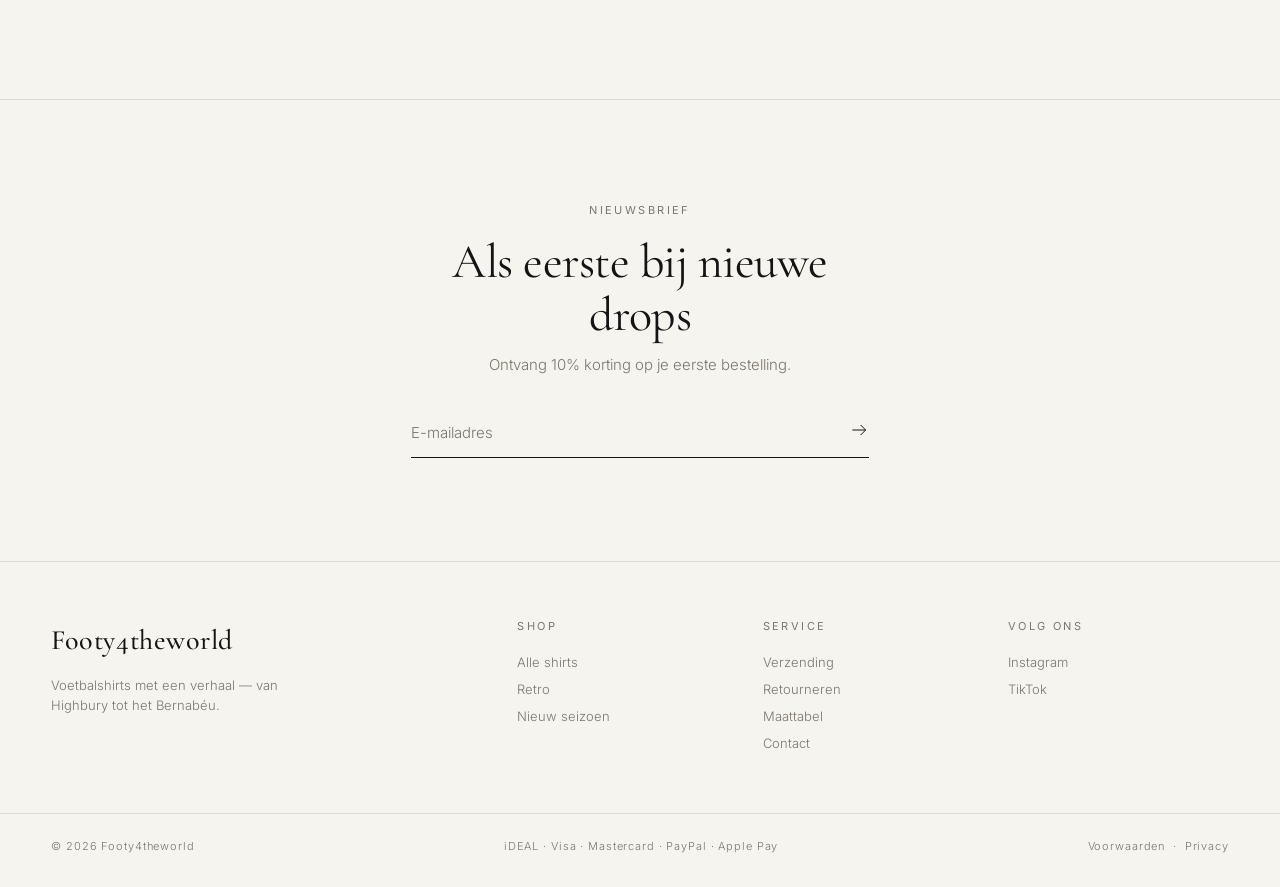
<file: serie-a.html>
<!doctype html>
<html lang="nl">
<head>
<meta charset="UTF-8" />
<meta name="viewport" content="width=device-width, initial-scale=1.0" />
<meta name="description" content="Serie A voetbalshirts bij Footy4theworld. Calcio in zijn mooiste vorm: Milaan, Florence en de grote Europese avonden." />
<title>Serie A shirts — Footy4theworld</title>
<link rel="preconnect" href="https://fonts.googleapis.com" />
<link rel="preconnect" href="https://fonts.gstatic.com" crossorigin />
<link href="https://fonts.googleapis.com/css2?family=Cormorant+Garamond:ital,wght@0,400;0,500;1,400&family=Inter:wght@300;400&display=swap" rel="stylesheet" />
<link rel="stylesheet" href="styles.css" />
<script src="js/products.js" defer></script>
<script src="js/app.js" defer></script>
</head>
<body data-page="serie-a">
  <header id="site-header"></header>

  <main class="container">
    <section class="page-head">
      <p class="eyebrow">Competitie</p>
      <h1>Serie A</h1>
      <p class="intro">Calcio in zijn mooiste vorm: Milaan, Florence en de grote Europese avonden.</p>
    </section>
    <div class="toolbar"><span>Serie A</span><span data-count-for="grid"></span></div>
    <div class="product-grid" id="grid" data-products="serie-a"></div>
  </main>

  <footer id="site-footer"></footer>
</body>
</html>
</file>
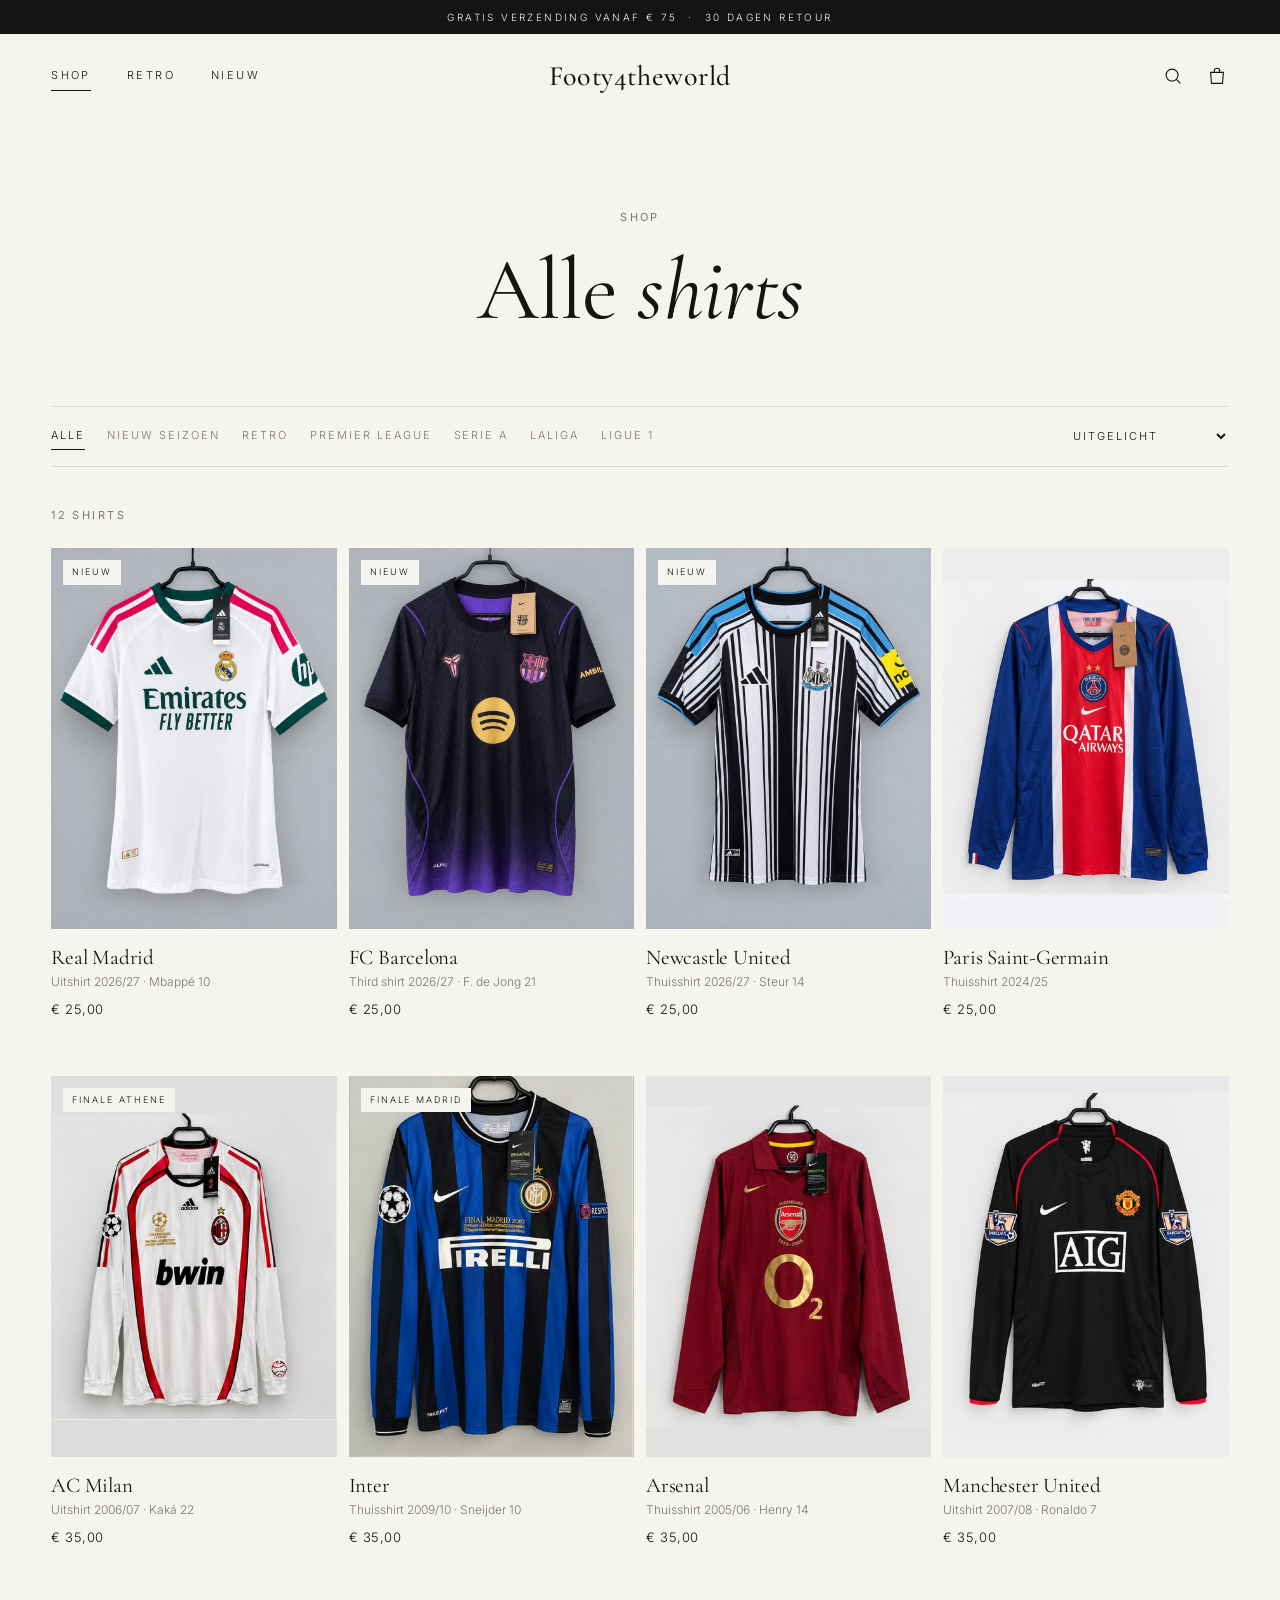
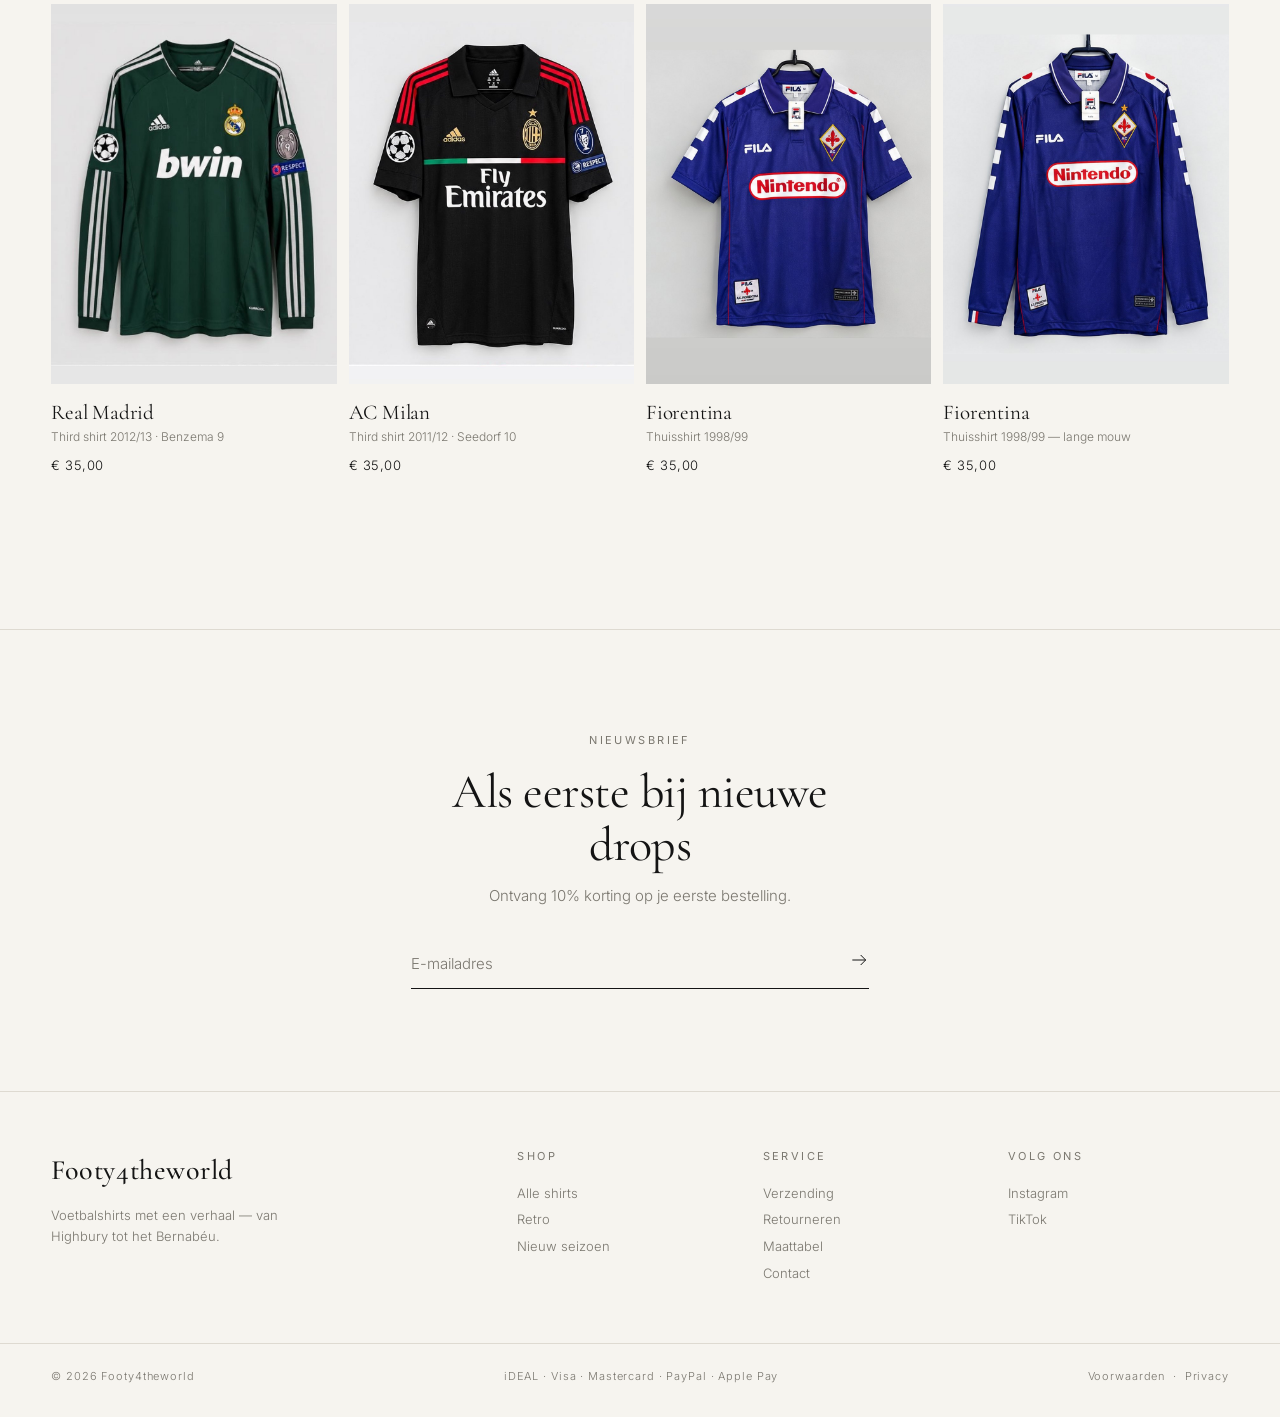
<file: shop.html>
<!doctype html>
<html lang="nl">
<head>
<meta charset="UTF-8" />
<meta name="viewport" content="width=device-width, initial-scale=1.0" />
<meta name="description" content="Ontdek alle voetbalshirts van Footy4theworld: retro klassiekers en het nieuwe seizoen." />
<title>Alle shirts — Footy4theworld</title>
<link rel="preconnect" href="https://fonts.googleapis.com" />
<link rel="preconnect" href="https://fonts.gstatic.com" crossorigin />
<link href="https://fonts.googleapis.com/css2?family=Cormorant+Garamond:ital,wght@0,400;0,500;1,400&family=Inter:wght@300;400&display=swap" rel="stylesheet" />
<link rel="stylesheet" href="styles.css" />
<script src="js/products.js" defer></script>
<script src="js/app.js" defer></script>
</head>
<body data-page="shop">
  <header id="site-header"></header>

  <main class="container">
    <section class="page-head">
      <p class="eyebrow">Shop</p>
      <h1>Alle <em>shirts</em></h1>
    </section>
    <div class="toolbar">
      <div class="filters" role="group" aria-label="Filter">
        <button class="filter-chip" data-filter="alle" aria-pressed="true">Alle</button>
        <button class="filter-chip" data-filter="nieuw" aria-pressed="false">Nieuw seizoen</button>
        <button class="filter-chip" data-filter="retro" aria-pressed="false">Retro</button>
        <button class="filter-chip" data-filter="premier-league" aria-pressed="false">Premier League</button>
        <button class="filter-chip" data-filter="serie-a" aria-pressed="false">Serie A</button>
        <button class="filter-chip" data-filter="laliga" aria-pressed="false">LaLiga</button>
        <button class="filter-chip" data-filter="ligue-1" aria-pressed="false">Ligue 1</button>
      </div>
      <label class="sort"><span class="visually-hidden">Sorteer</span>
        <select id="sortSelect">
          <option value="standaard">Uitgelicht</option>
          <option value="seizoen">Nieuwste seizoen</option>
          <option value="prijs-op">Prijs oplopend</option>
          <option value="prijs-af">Prijs aflopend</option>
        </select>
      </label>
    </div>
    <p class="eyebrow" id="shopCount" style="margin-bottom:24px"></p>
    <div class="product-grid" id="shopGrid"></div>
  </main>

  <footer id="site-footer"></footer>
</body>
</html>
</file>
<file: styles.css>
/* ==========================================================================
   Footy4theworld — minimalistisch luxe
   ========================================================================== */

:root {
  --bg: #f6f4ef;
  --surface: #ecebe6;
  --ink: #141414;
  --muted: #7a776f;
  --line: #dedad1;
  --white: #fff;

  --serif: "Cormorant Garamond", "Times New Roman", serif;
  --sans: "Inter", system-ui, sans-serif;

  --max: 1440px;
  --gutter: clamp(16px, 4vw, 56px);
  --ease: cubic-bezier(0.22, 0.61, 0.36, 1);
}

* { box-sizing: border-box; }

html { scroll-behavior: smooth; }

body {
  margin: 0;
  background: var(--bg);
  color: var(--ink);
  font-family: var(--sans);
  font-weight: 300;
  font-size: 15px;
  line-height: 1.6;
  -webkit-font-smoothing: antialiased;
  overflow-x: hidden;
}

body.no-scroll { overflow: hidden; }

h1, h2, h3 {
  font-family: var(--serif);
  font-weight: 400;
  line-height: 1.1;
  margin: 0;
  letter-spacing: -0.01em;
}

p { margin: 0; }
a { color: inherit; text-decoration: none; }
img { display: block; max-width: 100%; }
ul { list-style: none; margin: 0; padding: 0; }

button {
  font: inherit;
  color: inherit;
  background: none;
  border: 0;
  padding: 0;
  cursor: pointer;
}

:focus-visible { outline: 1px solid var(--ink); outline-offset: 3px; }

.visually-hidden {
  position: absolute; width: 1px; height: 1px; margin: -1px; padding: 0;
  overflow: hidden; clip: rect(0 0 0 0); white-space: nowrap; border: 0;
}

.eyebrow {
  font-family: var(--sans);
  font-size: 11px;
  font-weight: 400;
  letter-spacing: 0.22em;
  text-transform: uppercase;
  color: var(--muted);
}

.container {
  max-width: var(--max);
  margin: 0 auto;
  padding: 0 var(--gutter);
}

/* Buttons & links ---------------------------------------------------------- */

.btn {
  display: inline-flex;
  align-items: center;
  justify-content: center;
  gap: 12px;
  height: 52px;
  padding: 0 36px;
  font-size: 11px;
  font-weight: 400;
  letter-spacing: 0.22em;
  text-transform: uppercase;
  border: 1px solid var(--ink);
  transition: background 0.3s var(--ease), color 0.3s var(--ease);
}

.btn-dark { background: var(--ink); color: var(--bg); }
.btn-dark:hover { background: transparent; color: var(--ink); }
.btn-light { background: transparent; color: var(--ink); }
.btn-light:hover { background: var(--ink); color: var(--bg); }
.btn-block { width: 100%; }

.link-arrow {
  display: inline-flex;
  align-items: center;
  gap: 10px;
  font-size: 11px;
  letter-spacing: 0.22em;
  text-transform: uppercase;
  padding-bottom: 4px;
  border-bottom: 1px solid currentColor;
}
.link-arrow svg { width: 16px; height: 16px; transition: transform 0.3s var(--ease); }
.link-arrow:hover svg { transform: translateX(4px); }

/* ==========================================================================
   Header
   ========================================================================== */

.site-header {
  position: sticky;
  top: 0;
  z-index: 50;
  background: var(--bg);
  border-bottom: 1px solid transparent;
  transition: border-color 0.3s var(--ease);
}
.site-header.scrolled { border-bottom-color: var(--line); }

.announcement {
  background: var(--ink);
  color: var(--bg);
  text-align: center;
  font-size: 10px;
  letter-spacing: 0.24em;
  text-transform: uppercase;
  padding: 9px var(--gutter);
}

.header-inner {
  max-width: var(--max);
  margin: 0 auto;
  height: 72px;
  padding: 0 var(--gutter);
  display: grid;
  grid-template-columns: 1fr auto 1fr;
  align-items: center;
  gap: 16px;
}

.menu-btn {
  justify-self: start;
  display: flex;
  align-items: center;
  gap: 12px;
  font-size: 11px;
  letter-spacing: 0.22em;
  text-transform: uppercase;
}

.menu-lines,
.menu-lines::before {
  display: block;
  width: 22px;
  height: 1px;
  background: currentColor;
  position: relative;
  transition: transform 0.3s var(--ease);
}
.menu-lines { margin: 4px 0; }
.menu-lines::before { content: ""; position: absolute; top: -6px; width: 14px; }
.menu-btn[aria-expanded="true"] .menu-lines { transform: rotate(45deg); }
.menu-btn[aria-expanded="true"] .menu-lines::before { transform: translateY(6px) rotate(-90deg); width: 22px; }

.nav { display: none; }

.logo {
  grid-column: 2;
  font-family: var(--serif);
  font-size: 24px;
  font-weight: 500;
  letter-spacing: 0.02em;
  white-space: nowrap;
}

.header-actions {
  justify-self: end;
  display: flex;
  gap: 20px;
}

.icon-btn {
  position: relative;
  width: 24px;
  height: 24px;
  display: inline-flex;
  align-items: center;
  justify-content: center;
}
.icon-btn svg { width: 22px; height: 22px; }

.cart-count {
  position: absolute;
  top: -4px;
  right: -8px;
  min-width: 16px;
  height: 16px;
  padding: 0 4px;
  border-radius: 8px;
  background: var(--ink);
  color: var(--bg);
  font-size: 9px;
  line-height: 16px;
  text-align: center;
}

@media (max-width: 520px) {
  .announce-extra { display: none; }
  .menu-label { display: none; }
  .logo { font-size: 20px; }
}

@media (min-width: 960px) {
  .header-inner { height: 84px; }
  .menu-btn { display: none; }
  .nav {
    display: flex;
    gap: 36px;
    font-size: 11px;
    letter-spacing: 0.22em;
    text-transform: uppercase;
  }
  .nav a { position: relative; padding: 6px 0; }
  .nav a::after {
    content: "";
    position: absolute;
    left: 0; right: 0; bottom: 0;
    height: 1px;
    background: currentColor;
    transform: scaleX(0);
    transform-origin: left;
    transition: transform 0.35s var(--ease);
  }
  .nav a:hover::after,
  .nav a[aria-current="page"]::after { transform: scaleX(1); }
  .logo { font-size: 28px; }
}

/* Menu & zoekpaneel ------------------------------------------------------- */

.menu-panel,
.search-panel {
  position: absolute;
  left: 0;
  right: 0;
  top: 100%;
  background: var(--bg);
  border-top: 1px solid var(--line);
  border-bottom: 1px solid var(--line);
  animation: drop 0.35s var(--ease);
}

@keyframes drop {
  from { opacity: 0; transform: translateY(-8px); }
  to { opacity: 1; transform: none; }
}

.menu-panel-inner {
  max-width: var(--max);
  margin: 0 auto;
  padding: 32px var(--gutter) 40px;
  display: grid;
  grid-template-columns: 1fr 1fr;
  gap: 32px;
}
.menu-panel .eyebrow { margin-bottom: 16px; }
.menu-panel li a {
  display: inline-block;
  padding: 6px 0;
  font-family: var(--serif);
  font-size: 24px;
  transition: opacity 0.2s;
}
.menu-panel li a:hover { opacity: 0.55; }
.menu-panel li a[aria-current="page"] { font-style: italic; }

.search-inner {
  max-width: 880px;
  margin: 0 auto;
  padding: 28px var(--gutter);
  display: flex;
  align-items: center;
  gap: 16px;
}
.search-inner input {
  flex: 1;
  min-width: 0;
  border: 0;
  border-bottom: 1px solid var(--ink);
  background: transparent;
  padding: 10px 0;
  font-family: var(--serif);
  font-size: clamp(22px, 4vw, 32px);
  color: var(--ink);
  outline: none;
  border-radius: 0;
}
.search-inner input::placeholder { color: var(--muted); }

.search-results {
  max-width: 880px;
  margin: 0 auto;
  padding: 0 var(--gutter);
}
.search-results:not(:empty) { padding-bottom: 28px; }

.search-hit {
  display: grid;
  grid-template-columns: 48px 1fr auto;
  align-items: center;
  gap: 16px;
  padding: 10px 0;
  border-bottom: 1px solid var(--line);
  font-size: 13px;
}
.search-hit img { width: 48px; aspect-ratio: 3 / 4; object-fit: cover; background: var(--surface); }
.search-hit strong { display: block; font-weight: 400; }
.search-hit span:nth-child(2) { color: var(--muted); }
.search-hit strong { color: var(--ink); }
.search-hit:hover { opacity: 0.7; }
.search-empty { color: var(--muted); font-size: 13px; }

/* ==========================================================================
   Hero
   ========================================================================== */

.hero {
  max-width: var(--max);
  margin: 0 auto;
  padding: 24px var(--gutter) 0;
  display: grid;
  gap: 32px;
}

.hero-media {
  display: grid;
  grid-template-columns: 1fr 1fr;
  gap: 8px;
}
.hero-media figure { margin: 0; overflow: hidden; background: var(--surface); aspect-ratio: 3 / 4; }
.hero-media img {
  width: 100%; height: 100%; object-fit: cover;
  animation: reveal 1.6s var(--ease) both;
}
.hero-media figure:nth-child(2) img { animation-delay: 0.15s; }

@keyframes reveal {
  from { opacity: 0; transform: scale(1.04); }
  to { opacity: 1; transform: none; }
}

.hero-text { padding: 8px 0 24px; }
.hero-text .eyebrow { margin-bottom: 20px; }
.hero-text h1 {
  font-size: clamp(44px, 7vw, 96px);
  line-height: 0.98;
  margin-bottom: 24px;
}
.hero-text h1 em { font-style: italic; }
.hero-text p.lead {
  max-width: 400px;
  color: var(--muted);
  margin-bottom: 36px;
}
.hero-cta { display: flex; flex-wrap: wrap; gap: 12px; }

@media (min-width: 960px) {
  .hero {
    grid-template-columns: 5fr 7fr;
    align-items: end;
    gap: 64px;
    padding-top: 40px;
  }
  .hero-text { padding-bottom: 48px; }
}

/* ==========================================================================
   Secties
   ========================================================================== */

.section { padding-top: clamp(72px, 10vw, 140px); }

.section-head {
  display: flex;
  flex-wrap: wrap;
  align-items: flex-end;
  justify-content: space-between;
  gap: 16px 32px;
  margin-bottom: clamp(32px, 4vw, 56px);
}
.section-head .eyebrow { margin-bottom: 12px; }
.section-head h2 { font-size: clamp(34px, 4.5vw, 56px); }
.section-head h2 em { font-style: italic; }

/* Productgrid ------------------------------------------------------------- */

.product-grid {
  display: grid;
  grid-template-columns: repeat(2, minmax(0, 1fr));
  gap: 40px 8px;
}
@media (min-width: 960px) {
  .product-grid { grid-template-columns: repeat(4, minmax(0, 1fr)); gap: 56px 12px; }
  .product-grid.cols-3 { grid-template-columns: repeat(3, minmax(0, 1fr)); }
}

.product-media {
  position: relative;
  display: block;
  aspect-ratio: 3 / 4;
  overflow: hidden;
  background: var(--surface);
}
.product-media img {
  position: absolute;
  inset: 0;
  width: 100%;
  height: 100%;
  object-fit: cover;
  transition: opacity 0.6s var(--ease), transform 1.2s var(--ease);
}
.product-media .product-back { opacity: 0; }
.product-media:hover .product-back { opacity: 1; }
.product-media:hover img { transform: scale(1.03); }

.product-badge {
  position: absolute;
  top: 12px;
  left: 12px;
  z-index: 2;
  font-size: 9px;
  letter-spacing: 0.22em;
  text-transform: uppercase;
  background: var(--bg);
  padding: 5px 9px;
}

.product-info { padding-top: 16px; }
.product-info h3 {
  font-family: var(--serif);
  font-size: 21px;
  line-height: 1.2;
}
.product-sub {
  margin-top: 2px;
  font-size: 12px;
  color: var(--muted);
}
.product-price {
  margin-top: 8px;
  font-size: 13px;
  letter-spacing: 0.04em;
}

.empty-state {
  grid-column: 1 / -1;
  border-bottom: 1px solid var(--line);
  padding: 80px 0;
  text-align: center;
}
.empty-state .eyebrow { margin-bottom: 12px; }
.empty-state p:not(.eyebrow) { font-family: var(--serif); font-size: 26px; margin-bottom: 28px; }

/* Editorial-blok ---------------------------------------------------------- */

.editorial {
  display: grid;
  gap: 32px;
  align-items: center;
}
.editorial-media {
  display: grid;
  grid-template-columns: 1fr 1fr;
  gap: 8px;
}
.editorial-media img { width: 100%; aspect-ratio: 3 / 4; object-fit: cover; background: var(--surface); }
.editorial-media img:last-child { margin-top: 18%; }
.editorial-text { max-width: 460px; }
.editorial-text .eyebrow { margin-bottom: 20px; }
.editorial-text h2 { font-size: clamp(36px, 5vw, 64px); margin-bottom: 24px; }
.editorial-text h2 em { font-style: italic; }
.editorial-text p:not(.eyebrow) { color: var(--muted); margin-bottom: 36px; }

@media (min-width: 960px) {
  .editorial { grid-template-columns: 7fr 5fr; gap: 96px; }
}

/* Competitietegels -------------------------------------------------------- */

.league-list { border-top: 1px solid var(--line); }
.league-list a {
  display: flex;
  align-items: baseline;
  justify-content: space-between;
  gap: 16px;
  padding: 22px 0;
  border-bottom: 1px solid var(--line);
  transition: padding 0.4s var(--ease);
}
.league-list a:hover { padding-left: 12px; }
.league-list .name {
  font-family: var(--serif);
  font-size: clamp(28px, 4vw, 48px);
  line-height: 1;
}
.league-list a:hover .name { font-style: italic; }
.league-list .meta { font-size: 11px; letter-spacing: 0.22em; text-transform: uppercase; color: var(--muted); }

/* Service ------------------------------------------------------------------ */

.service {
  display: grid;
  grid-template-columns: repeat(2, 1fr);
  border-top: 1px solid var(--line);
  border-bottom: 1px solid var(--line);
}
.service div { padding: 32px 16px; text-align: center; }
.service div:nth-child(odd) { border-right: 1px solid var(--line); }
.service div:nth-child(-n+2) { border-bottom: 1px solid var(--line); }
.service h3 { font-size: 22px; margin-bottom: 6px; }
.service p { font-size: 12px; color: var(--muted); }

@media (min-width: 960px) {
  .service { grid-template-columns: repeat(4, 1fr); }
  .service div { border-bottom: 0 !important; border-right: 1px solid var(--line); padding: 44px 24px; }
  .service div:last-child { border-right: 0; }
}

/* Quote -------------------------------------------------------------------- */

.quote { text-align: center; max-width: 880px; margin: 0 auto; }
.quote blockquote {
  margin: 0 0 24px;
  font-family: var(--serif);
  font-style: italic;
  font-size: clamp(28px, 4vw, 44px);
  line-height: 1.25;
}

/* ==========================================================================
   Pagina-header (competities / shop)
   ========================================================================== */

.page-head {
  padding: clamp(40px, 7vw, 96px) 0 clamp(32px, 4vw, 56px);
  text-align: center;
}
.page-head .eyebrow { margin-bottom: 16px; }
.page-head h1 { font-size: clamp(44px, 7vw, 88px); margin-bottom: 16px; }
.page-head h1 em { font-style: italic; }
.page-head p.intro { max-width: 520px; margin: 0 auto; color: var(--muted); }

.toolbar {
  display: flex;
  flex-wrap: wrap;
  align-items: center;
  justify-content: space-between;
  gap: 16px;
  padding: 16px 0;
  margin-bottom: 40px;
  border-top: 1px solid var(--line);
  border-bottom: 1px solid var(--line);
  font-size: 11px;
  letter-spacing: 0.18em;
  text-transform: uppercase;
  color: var(--muted);
}

.filters { display: flex; flex-wrap: wrap; gap: 6px 22px; }
.filter-chip {
  font-size: 11px;
  letter-spacing: 0.18em;
  text-transform: uppercase;
  color: var(--muted);
  padding: 4px 0;
  border-bottom: 1px solid transparent;
  transition: color 0.2s;
}
.filter-chip:hover { color: var(--ink); }
.filter-chip[aria-pressed="true"] { color: var(--ink); border-bottom-color: var(--ink); }

.sort select {
  font: inherit;
  letter-spacing: inherit;
  text-transform: inherit;
  color: var(--ink);
  background: transparent;
  border: 0;
  padding: 4px 0;
  cursor: pointer;
}

/* ==========================================================================
   Productpagina
   ========================================================================== */

.breadcrumb {
  display: flex;
  flex-wrap: wrap;
  gap: 10px;
  padding: 24px 0;
  font-size: 11px;
  letter-spacing: 0.14em;
  text-transform: uppercase;
  color: var(--muted);
}
.breadcrumb a:hover { color: var(--ink); }

.pdp { display: grid; gap: 40px; }

.pdp-main {
  aspect-ratio: 3 / 4;
  background: var(--surface);
  overflow: hidden;
}
.pdp-main img { width: 100%; height: 100%; object-fit: cover; }
.pdp-main.is-wide img { object-fit: contain; }

.pdp-thumbs {
  display: flex;
  gap: 8px;
  margin-top: 8px;
  overflow-x: auto;
}
.pdp-thumb {
  flex: 0 0 72px;
  aspect-ratio: 3 / 4;
  background: var(--surface);
  opacity: 0.5;
  transition: opacity 0.3s;
}
.pdp-thumb.is-wide { flex-basis: 150px; }
.pdp-thumb img { width: 100%; height: 100%; object-fit: cover; }
.pdp-thumb[aria-current="true"],
.pdp-thumb:hover { opacity: 1; }

.pdp-info .eyebrow { margin-bottom: 16px; }
.pdp-info h1 { font-size: clamp(40px, 5vw, 64px); margin-bottom: 12px; }
.pdp-info h1 span {
  display: block;
  font-style: italic;
  font-size: 0.55em;
  color: var(--muted);
  margin-top: 6px;
}
.pdp-player { font-size: 13px; color: var(--muted); }
.pdp-price { font-size: 18px; letter-spacing: 0.04em; margin: 24px 0 36px; }

.size-picker { margin-bottom: 20px; }
.size-head { display: flex; justify-content: space-between; align-items: center; margin-bottom: 12px; }
.size-guide { font-size: 12px; color: var(--muted); border-bottom: 1px solid var(--line); }
.sizes { display: grid; grid-template-columns: repeat(5, 1fr); gap: 6px; }
.sizes button {
  height: 48px;
  border: 1px solid var(--line);
  font-size: 12px;
  letter-spacing: 0.1em;
  transition: border-color 0.2s, background 0.2s, color 0.2s;
}
.sizes button:hover { border-color: var(--ink); }
.sizes button[aria-checked="true"] { background: var(--ink); border-color: var(--ink); color: var(--bg); }
.size-hint { min-height: 20px; margin-top: 8px; font-size: 12px; color: #9a3b2c; }

.pdp-usps { margin: 20px 0 40px; font-size: 12px; color: var(--muted); }
.pdp-usps li { padding: 3px 0 3px 18px; position: relative; }
.pdp-usps li::before { content: ""; position: absolute; left: 0; top: 50%; width: 8px; height: 1px; background: var(--muted); }

.accordion { border-top: 1px solid var(--line); }
.accordion details { border-bottom: 1px solid var(--line); }
.accordion summary {
  list-style: none;
  cursor: pointer;
  display: flex;
  justify-content: space-between;
  padding: 20px 0;
  font-size: 11px;
  letter-spacing: 0.22em;
  text-transform: uppercase;
}
.accordion summary::-webkit-details-marker { display: none; }
.accordion summary::after { content: "+"; font-size: 16px; line-height: 1; font-weight: 200; }
.accordion details[open] summary::after { content: "−"; }
.accordion details > *:not(summary) { padding-bottom: 22px; color: var(--muted); font-size: 14px; }
.accordion ul li { padding: 2px 0; }

@media (min-width: 960px) {
  .pdp { grid-template-columns: 7fr 5fr; gap: 80px; align-items: start; }
  .pdp-gallery { display: grid; grid-template-columns: 88px 1fr; gap: 12px; }
  .pdp-main { grid-column: 2; grid-row: 1; }
  .pdp-thumbs { grid-column: 1; grid-row: 1; flex-direction: column; margin-top: 0; overflow: visible; }
  .pdp-thumb, .pdp-thumb.is-wide { flex: 0 0 auto; width: 88px; }
  .pdp-info { position: sticky; top: 140px; padding-top: 24px; }
}

/* ==========================================================================
   Winkelmand
   ========================================================================== */

.overlay {
  position: fixed;
  inset: 0;
  z-index: 90;
  background: rgba(20, 20, 20, 0.35);
  animation: fade 0.3s var(--ease);
}
@keyframes fade { from { opacity: 0; } }

.cart-drawer {
  position: fixed;
  top: 0;
  right: 0;
  bottom: 0;
  z-index: 100;
  width: min(440px, 100%);
  background: var(--bg);
  display: flex;
  flex-direction: column;
  transform: translateX(100%);
  transition: transform 0.5s var(--ease);
}
.cart-drawer.open { transform: none; }

.cart-head {
  display: flex;
  align-items: center;
  justify-content: space-between;
  padding: 24px 28px;
  border-bottom: 1px solid var(--line);
}
.cart-head .eyebrow { color: var(--ink); }

.cart-body { flex: 1; overflow-y: auto; padding: 0 28px; }

.cart-empty { padding: 64px 0; text-align: center; }
.cart-empty p { font-family: var(--serif); font-size: 26px; margin-bottom: 24px; }

.shipping-meter { padding: 22px 0; border-bottom: 1px solid var(--line); font-size: 12px; color: var(--muted); }
.meter { height: 2px; background: var(--line); margin-top: 10px; }
.meter span { display: block; height: 100%; background: var(--ink); transition: width 0.5s var(--ease); }

.cart-line {
  display: grid;
  grid-template-columns: 80px 1fr auto;
  gap: 16px;
  padding: 22px 0;
  border-bottom: 1px solid var(--line);
}
.cart-line img { width: 80px; aspect-ratio: 3 / 4; object-fit: cover; background: var(--surface); }
.cart-title { font-family: var(--serif); font-size: 19px; line-height: 1.2; }
.cart-sub { font-size: 12px; color: var(--muted); margin-top: 2px; }
.qty { display: inline-flex; align-items: center; gap: 14px; margin-top: 14px; border: 1px solid var(--line); padding: 4px 10px; font-size: 13px; }
.qty button { width: 16px; }
.cart-right { text-align: right; font-size: 13px; display: flex; flex-direction: column; justify-content: space-between; align-items: flex-end; }
.cart-remove { font-size: 11px; color: var(--muted); border-bottom: 1px solid var(--line); }

.cart-foot { padding: 24px 28px 28px; border-top: 1px solid var(--line); }
.cart-total { display: flex; justify-content: space-between; margin-bottom: 18px; font-size: 13px; letter-spacing: 0.08em; text-transform: uppercase; }
.cart-note { margin-top: 12px; font-size: 11px; color: var(--muted); text-align: center; }

.toast {
  position: fixed;
  left: 50%;
  bottom: 28px;
  z-index: 120;
  transform: translate(-50%, 20px);
  background: var(--ink);
  color: var(--bg);
  padding: 14px 22px;
  font-size: 12px;
  letter-spacing: 0.06em;
  opacity: 0;
  pointer-events: none;
  transition: opacity 0.3s var(--ease), transform 0.3s var(--ease);
}
.toast.show { opacity: 1; transform: translate(-50%, 0); }

/* ==========================================================================
   Footer
   ========================================================================== */

.site-footer { margin-top: clamp(96px, 12vw, 160px); border-top: 1px solid var(--line); }

.newsletter {
  max-width: 560px;
  margin: 0 auto;
  padding: clamp(64px, 8vw, 104px) var(--gutter);
  text-align: center;
}
.newsletter .eyebrow { margin-bottom: 16px; }
.newsletter h2 { font-size: clamp(32px, 4vw, 48px); margin-bottom: 12px; }
.newsletter-text { color: var(--muted); margin-bottom: 32px; }
.newsletter-form { display: flex; border-bottom: 1px solid var(--ink); }
.newsletter-form input {
  flex: 1;
  min-width: 0;
  border: 0;
  background: transparent;
  padding: 12px 0;
  font: inherit;
  color: var(--ink);
  outline: none;
  border-radius: 0;
}
.newsletter-form input::placeholder { color: var(--muted); }
.newsletter-form button svg { width: 20px; height: 20px; }

.footer-grid {
  max-width: var(--max);
  margin: 0 auto;
  padding: 56px var(--gutter);
  border-top: 1px solid var(--line);
  display: grid;
  grid-template-columns: 1fr 1fr;
  gap: 40px 24px;
}
.footer-grid > div:first-child { grid-column: 1 / -1; }
.footer-grid .eyebrow { margin-bottom: 14px; }
.footer-grid a:not(.logo) { display: block; padding: 3px 0; font-size: 13px; color: var(--muted); transition: color 0.2s; }
.footer-grid a:not(.logo):hover { color: var(--ink); }
.logo-footer { display: inline-block; margin-bottom: 12px; }
.footer-note { max-width: 280px; font-size: 13px; color: var(--muted); }

@media (min-width: 960px) {
  .footer-grid { grid-template-columns: 2fr 1fr 1fr 1fr; }
  .footer-grid > div:first-child { grid-column: auto; }
}

.footer-bottom {
  max-width: var(--max);
  margin: 0 auto;
  padding: 24px var(--gutter) 32px;
  border-top: 1px solid var(--line);
  display: flex;
  flex-wrap: wrap;
  justify-content: space-between;
  gap: 12px 24px;
  font-size: 11px;
  letter-spacing: 0.08em;
  color: var(--muted);
}
.footer-bottom a:hover { color: var(--ink); }

@media (prefers-reduced-motion: reduce) {
  *, *::before, *::after { animation: none !important; transition: none !important; }
}
</file>
